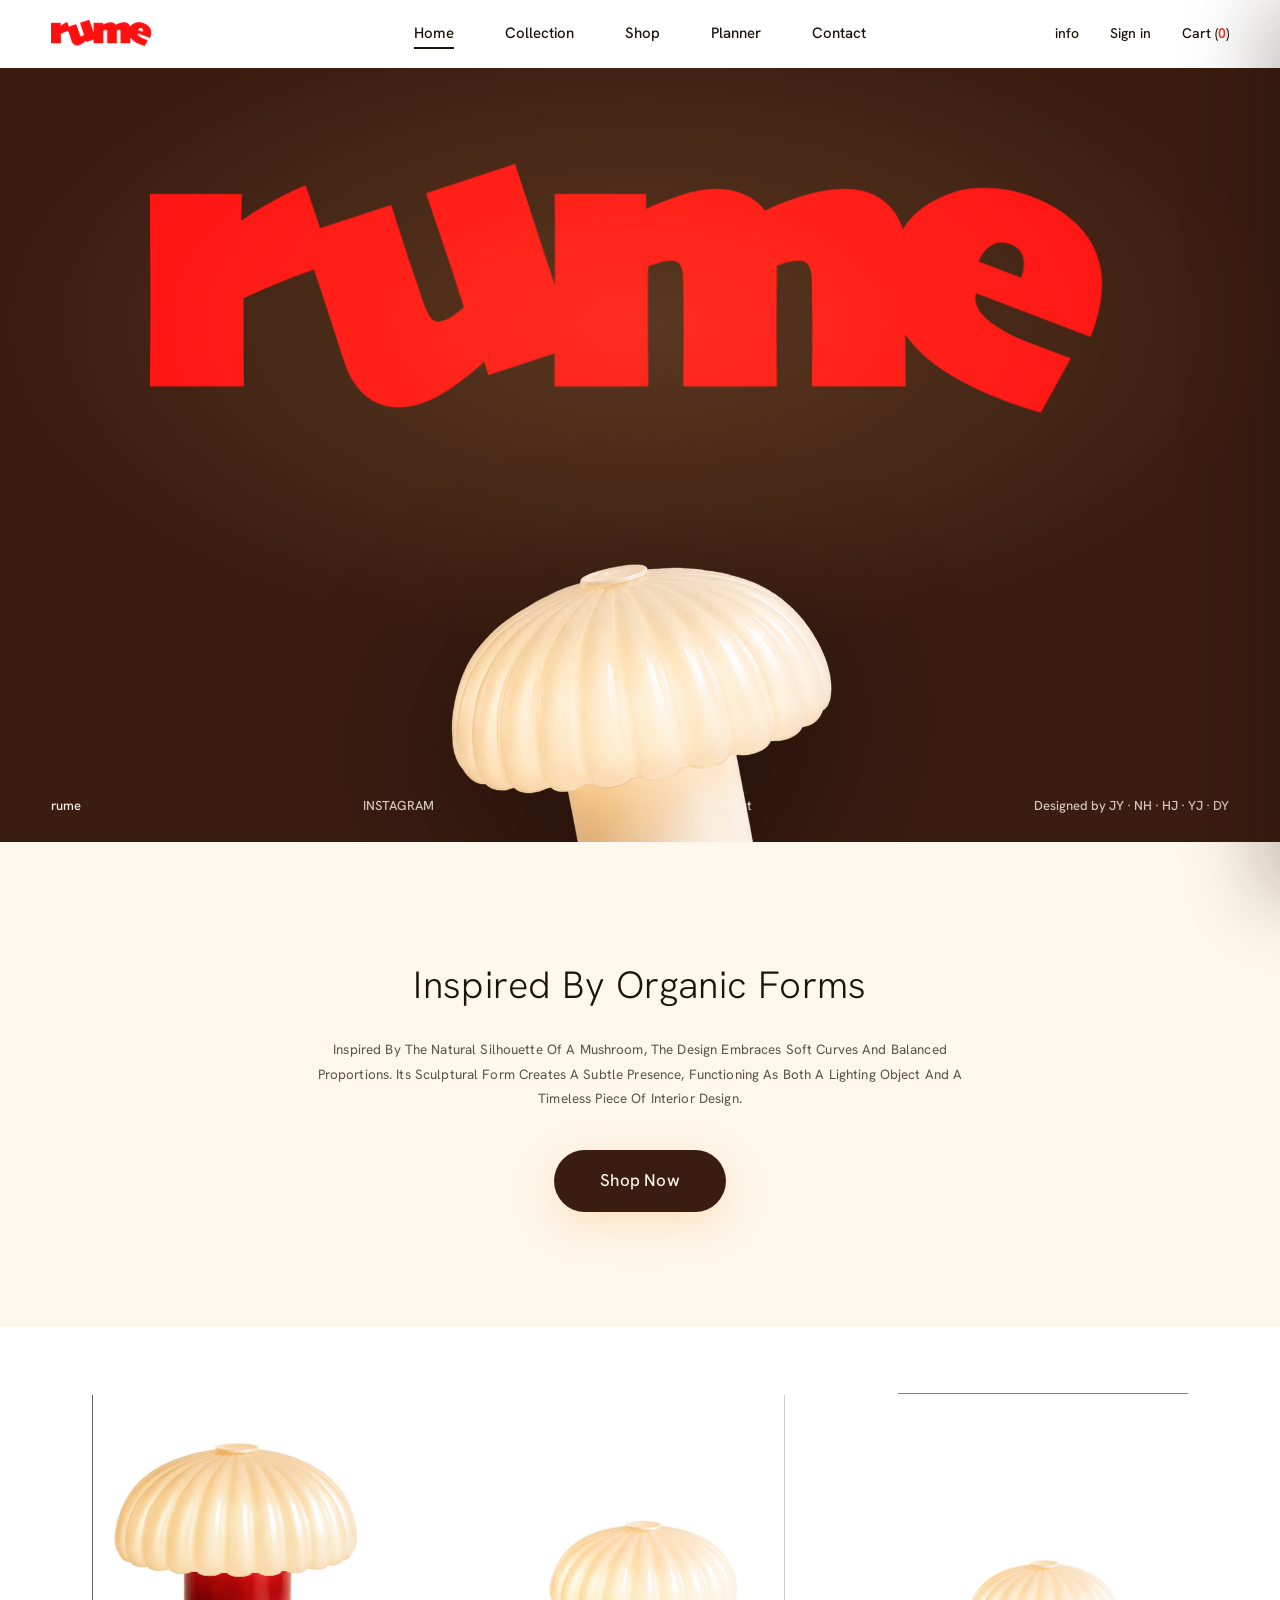
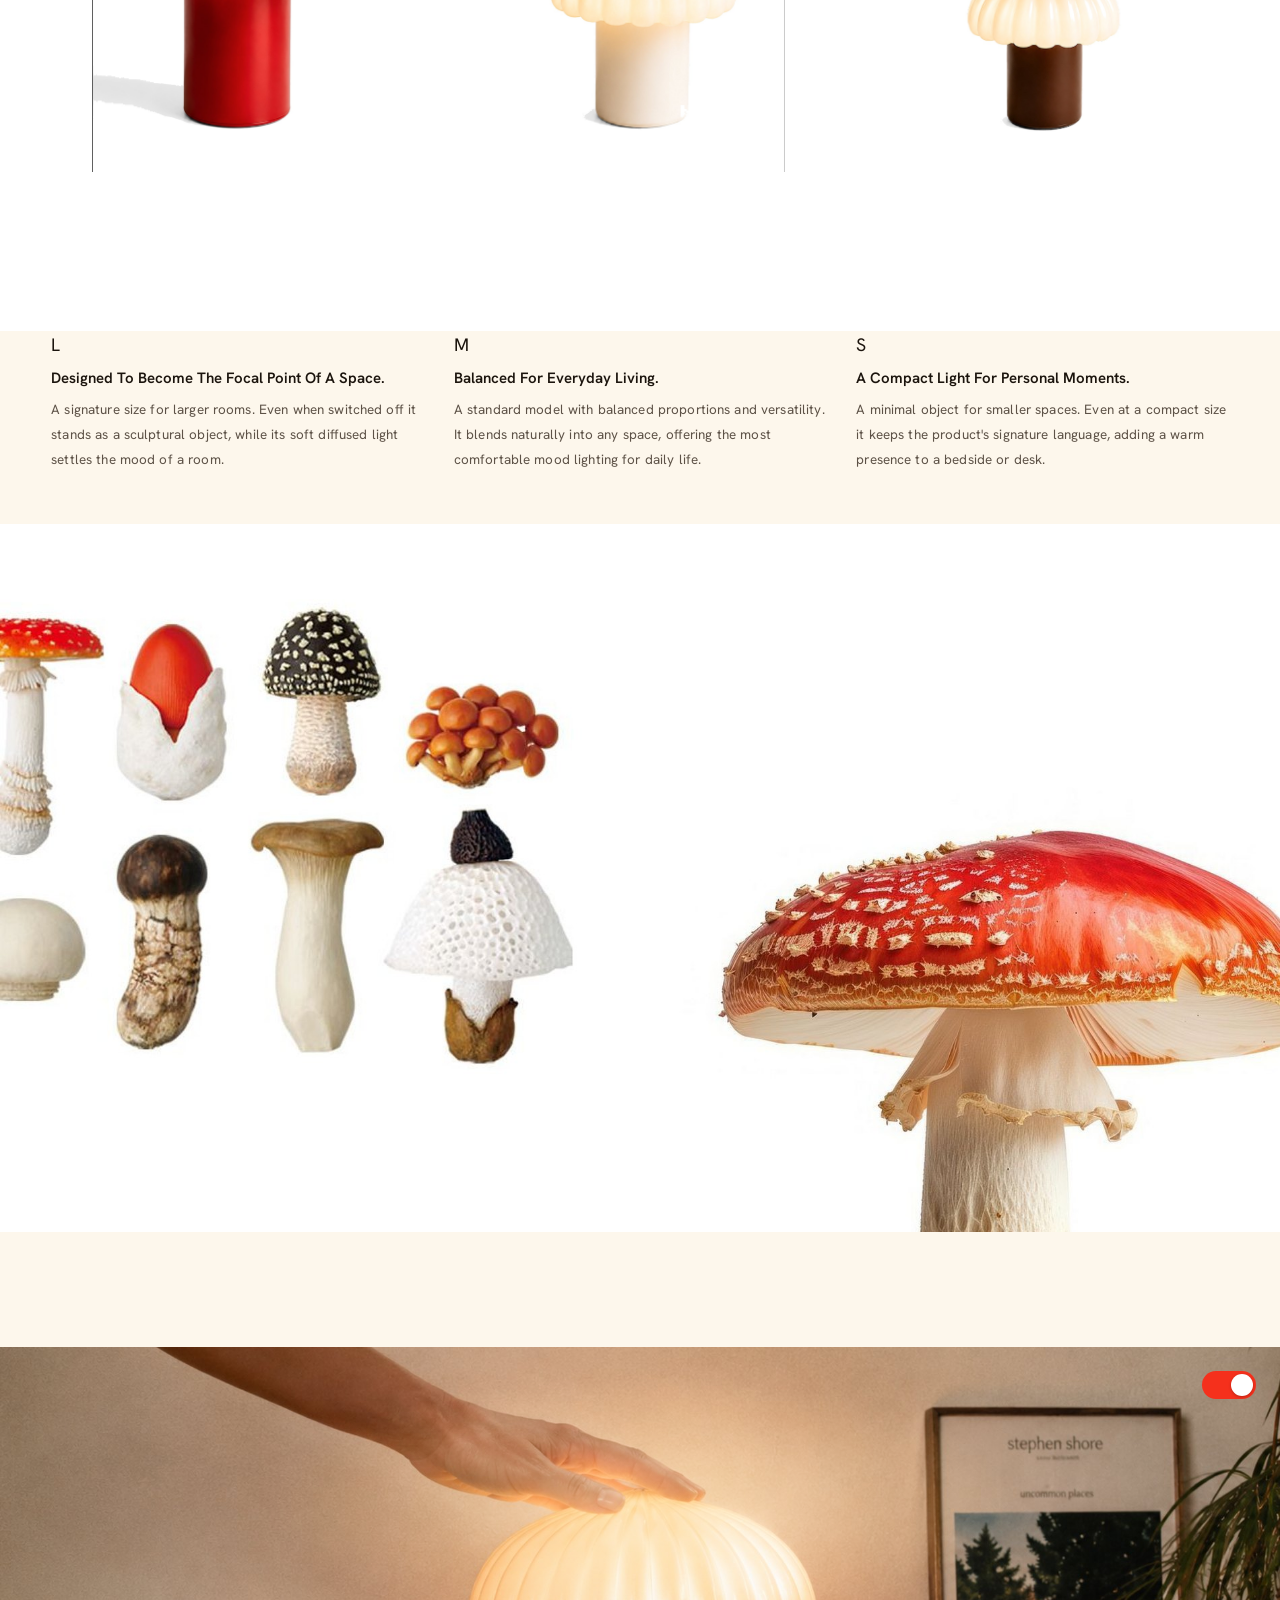
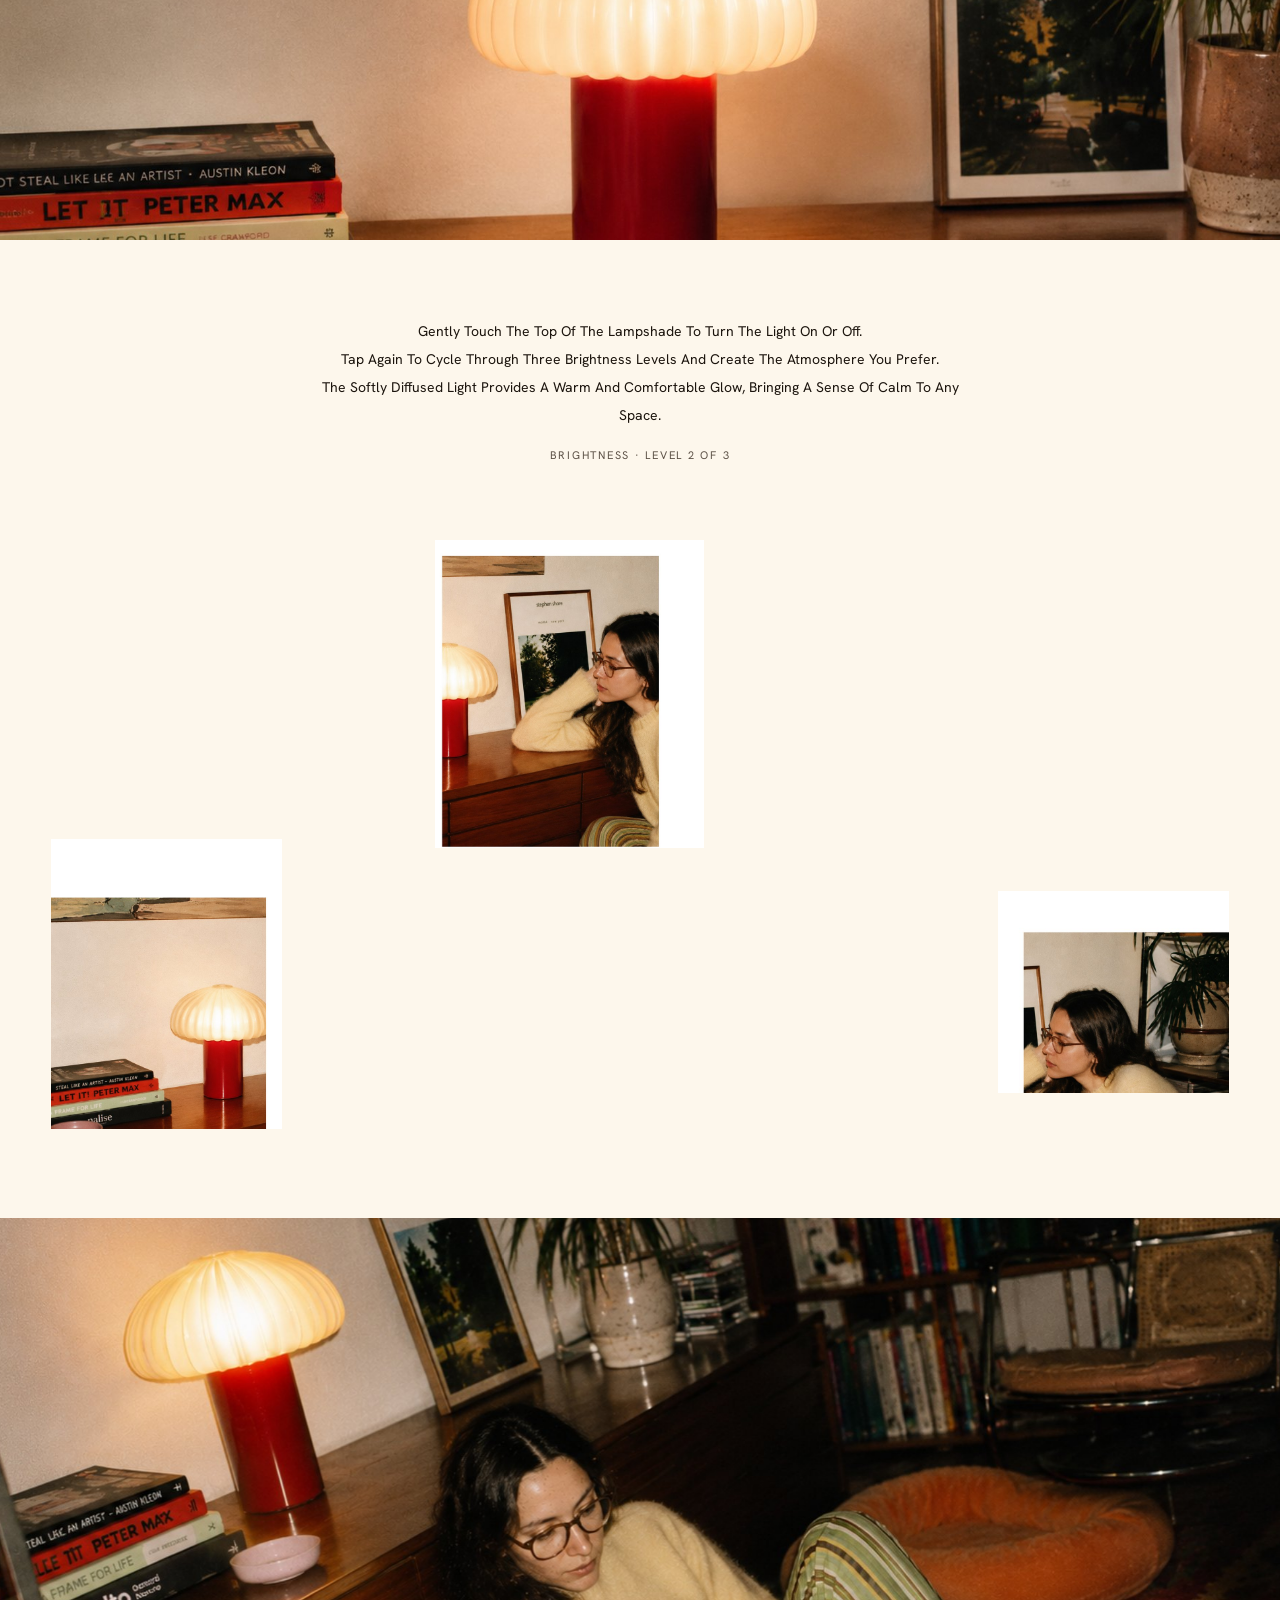
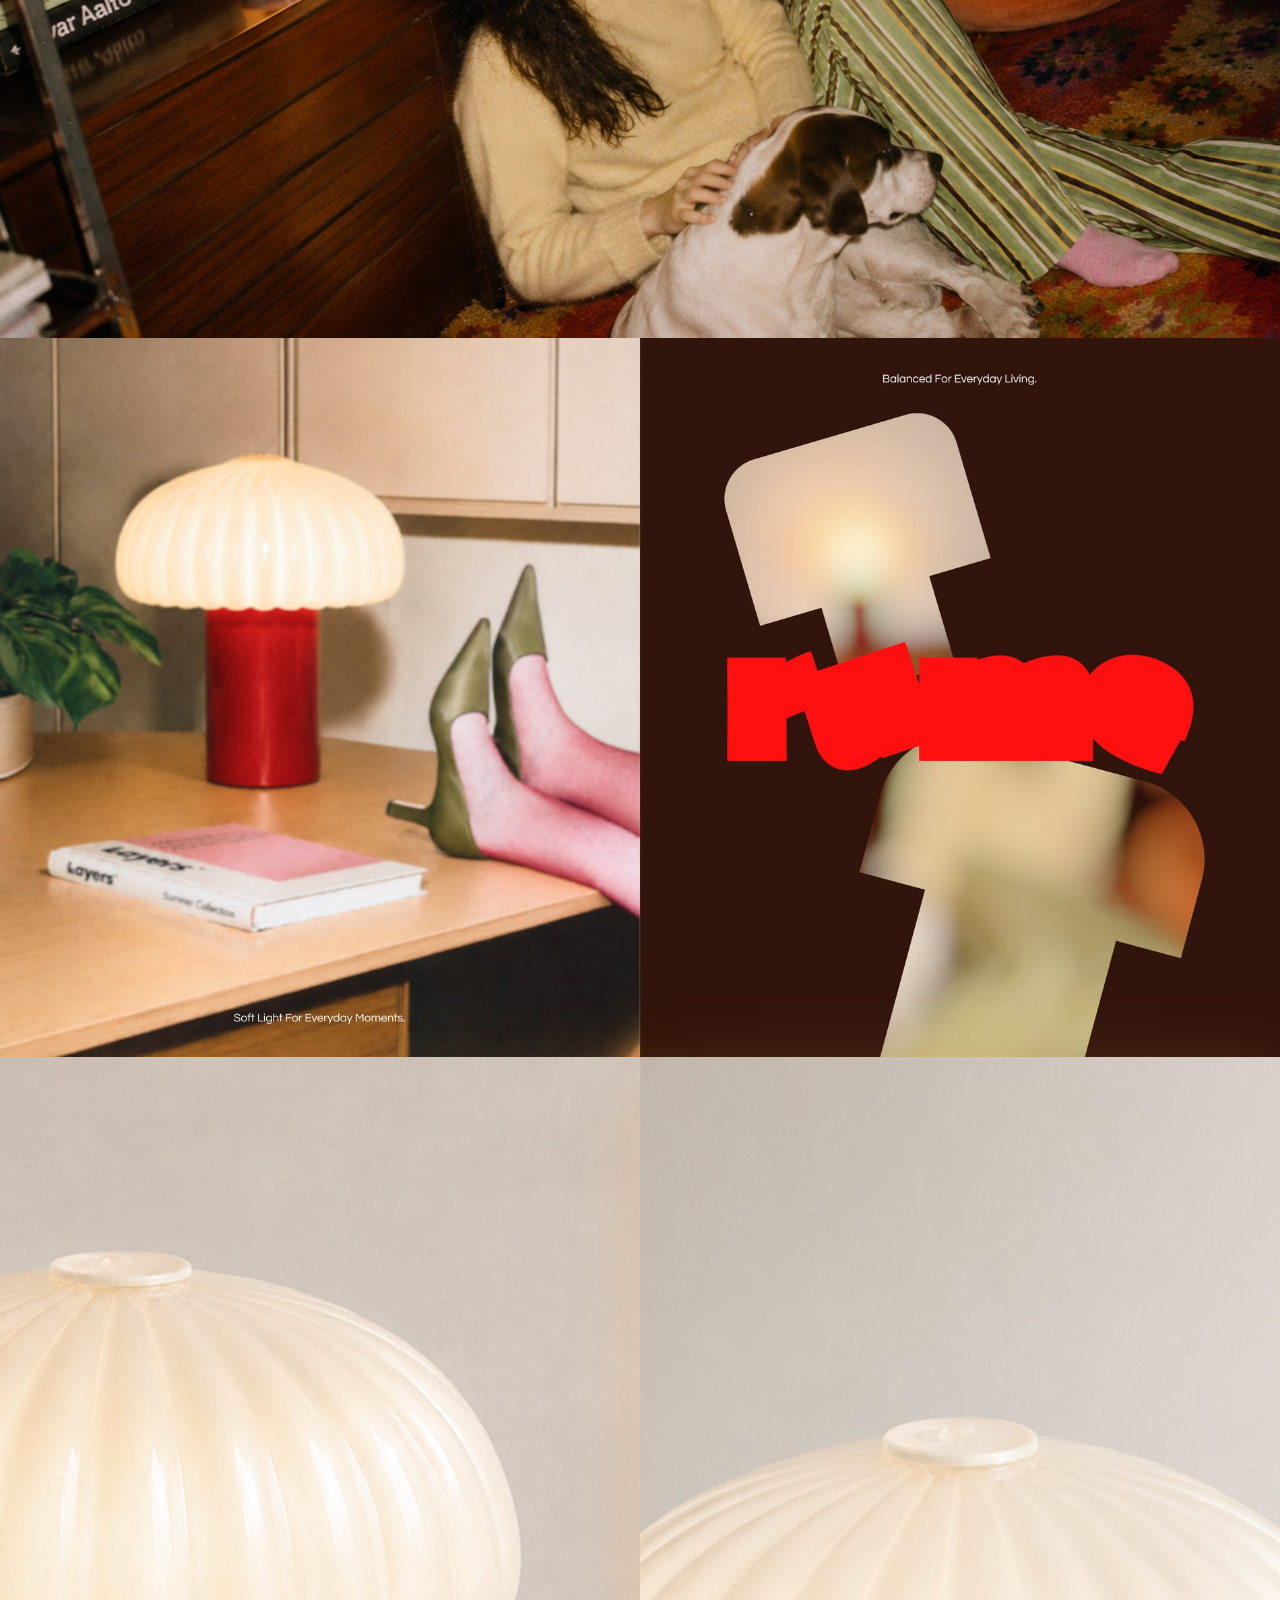
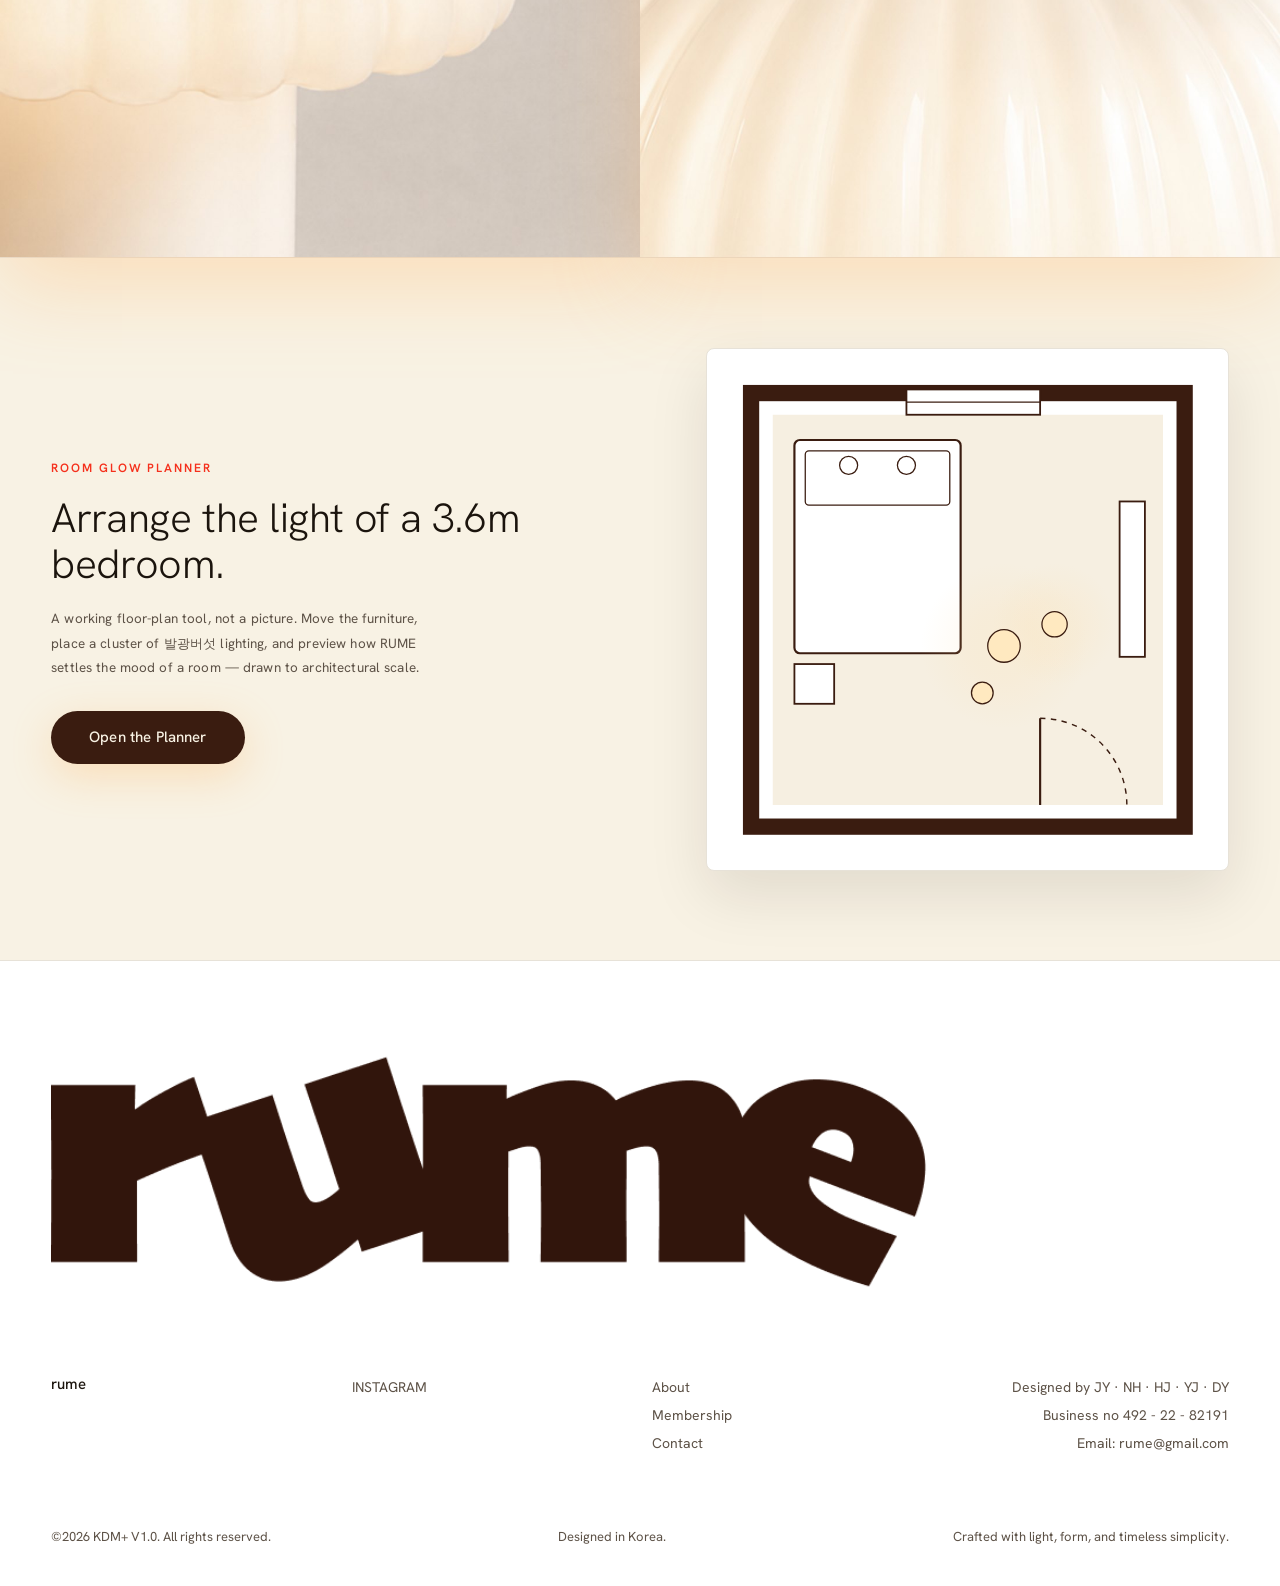
<file: index.html>
<!DOCTYPE html>
<html lang="en">
<head>
<meta charset="UTF-8" />
<meta name="viewport" content="width=device-width, initial-scale=1.0" />
<title>RUME — Soft light for everyday living</title>
<meta name="description" content="RUME — sculptural mushroom table lamps. A warm glow for everyday living." />
<link rel="preconnect" href="https://fonts.googleapis.com" />
<link rel="preconnect" href="https://fonts.gstatic.com" crossorigin />
<link rel="stylesheet" href="css/style.css" />
</head>
<body>

<!-- ===================== HEADER ===================== -->
<header class="site-header">
  <div class="header-inner">
    <a href="index.html" class="brand" aria-label="rume home"><img src="assets/logo-red.png" alt="rume" /></a>
    <nav class="nav-center">
      <a href="index.html#home" class="active">Home</a>
      <a href="index.html#collection">Collection</a>
      <a href="product.html">Shop</a>
      <a href="planner.html">Planner</a>
      <a href="#contact">Contact</a>
    </nav>
    <div class="nav-right">
      <a href="#contact">info</a>
      <a href="product.html">Sign in</a>
      <button class="cart-link" data-cart-open>Cart (<b data-cart-count>0</b>)</button>
    </div>
  </div>
</header>

<!-- ===================== HERO ===================== -->
<section class="hero" id="home">
  <img class="hero-logo" src="assets/logo-red.png" alt="rume" />
  <img class="hero-lamp" src="assets/hero-shade.png" alt="RUME mushroom lamp shade glowing" />
  <div class="hero-meta">
    <span>rume</span>
    <span class="dim">INSTAGRAM</span>
    <span class="dim">About</span>
    <span class="dim">Designed by JY · NH · HJ · YJ · DY</span>
  </div>
</section>

<!-- ===================== INTRO ===================== -->
<section class="intro">
  <h2 class="reveal">Inspired By Organic Forms</h2>
  <p class="body-sm reveal d1">Inspired By The Natural Silhouette Of A Mushroom, The Design Embraces Soft Curves And Balanced
    Proportions. Its Sculptural Form Creates A Subtle Presence, Functioning As Both A Lighting Object And A
    Timeless Piece Of Interior Design.</p>
  <a href="product.html" class="btn btn-pill reveal d2">Shop Now</a>
</section>

<!-- ===================== COLLECTION GRID ===================== -->
<section class="collection-grid" id="collection">
  <a class="pcard reveal" href="product.html" data-product="L">
    <img src="assets/shop-red.jpg" alt="Rume table lamp, red base" />
    <div class="pcard-meta"><span>Rume — L</span><span>₩ 99,000</span></div>
  </a>
  <a class="pcard reveal d1" href="product.html" data-product="M">
    <img src="assets/shop-cream.jpg" alt="Rume table lamp, cream base" />
    <div class="pcard-meta"><span>Rume — M</span><span>₩ 79,000</span></div>
  </a>
  <a class="pcard reveal d2" href="product.html" data-product="S">
    <img src="assets/shop-brown.jpg" alt="Rume table lamp, brown base" />
    <div class="pcard-meta"><span>Rume — S</span><span>₩ 59,000</span></div>
  </a>
</section>

<!-- ===================== MUSHROOM INSPIRATION ===================== -->
<section class="mush">
  <div class="mush-head">
    <div class="mush-col reveal">
      <span class="k">L</span>
      <h3>Designed To Become The Focal Point Of A Space.</h3>
      <p class="body-sm">A signature size for larger rooms. Even when switched off it stands as a sculptural object, while its soft diffused light settles the mood of a room.</p>
    </div>
    <div class="mush-col reveal d1">
      <span class="k">M</span>
      <h3>Balanced For Everyday Living.</h3>
      <p class="body-sm">A standard model with balanced proportions and versatility. It blends naturally into any space, offering the most comfortable mood lighting for daily life.</p>
    </div>
    <div class="mush-col reveal d2">
      <span class="k">S</span>
      <h3>A Compact Light For Personal Moments.</h3>
      <p class="body-sm">A minimal object for smaller spaces. Even at a compact size it keeps the product's signature language, adding a warm presence to a bedside or desk.</p>
    </div>
  </div>
  <div class="mush-img reveal"><img src="assets/mushrooms.jpg" alt="Mushroom references and a red fly agaric" /></div>
</section>

<!-- ===================== LIGHT INTERACTION ===================== -->
<section class="light-sec">
  <div class="light-stage on" id="lightStage" data-lvl="2">
    <img src="assets/hand-lamp.jpg" alt="A hand gently touching the top of the RUME lampshade" />
    <div class="glow"></div>
    <button class="toggle on-dark light-toggle-float" aria-pressed="true"
      data-light-toggle aria-label="Toggle light"><span class="knob"></span></button>
  </div>

  <div class="touch-copy reveal">
    <p>Gently Touch The Top Of The Lampshade To Turn The Light On Or Off.<br>
       Tap Again To Cycle Through Three Brightness Levels And Create The Atmosphere You Prefer.<br>
       The Softly Diffused Light Provides A Warm And Comfortable Glow, Bringing A Sense Of Calm To Any Space.</p>
    <div class="light-level" data-light-level>Brightness · level 2 of 3</div>
  </div>

  <div class="collage">
    <figure class="c-left reveal"><img src="assets/life-desk.jpg" alt="Lamp on a wooden desk with books" /></figure>
    <figure class="c-center reveal d1"><img src="assets/life-frame.jpg" alt="A person beside the lamp and a framed print" /></figure>
    <figure class="c-right reveal d2"><img src="assets/life-plant.jpg" alt="A person beside a plant in warm light" /></figure>
  </div>
</section>

<!-- ===================== FULL-WIDTH LIFESTYLE ===================== -->
<section class="bleed bleed-parallax">
  <img class="parallax" data-px="34" src="assets/woman-dog.jpg" alt="Evening at home — RUME lamp glowing beside a dog" />
</section>

<!-- ===================== SPLIT SECTION ===================== -->
<section class="split-sec bleed">
  <img src="assets/split-moments.jpg" alt="Soft light for everyday moments — balanced for everyday living" />
</section>

<!-- ===================== DETAIL CLOSE-UPS ===================== -->
<section class="detail-pair cream">
  <img class="reveal" src="assets/detail-cream-1.jpg" alt="Close-up of the ribbed shade and base" />
  <img class="reveal d1" src="assets/detail-cream-2.jpg" alt="Close-up of the lamp dome and finial" />
</section>

<!-- ===================== PLANNER TEASER ===================== -->
<section class="teaser" id="planner-teaser">
  <div class="teaser-inner">
    <div class="teaser-copy reveal">
      <span class="eyebrow">Room Glow Planner</span>
      <h3>Arrange the light of a 3.6m bedroom.</h3>
      <p class="body-sm">A working floor-plan tool, not a picture. Move the furniture, place a cluster of
        발광버섯 lighting, and preview how RUME settles the mood of a room — drawn to architectural scale.</p>
      <a href="planner.html" class="btn btn-pill">Open the Planner</a>
    </div>
    <a class="teaser-board reveal d1" href="planner.html" aria-label="Open the floor planner">
      <svg viewBox="0 0 260 260" role="img" aria-label="Mini bedroom plan preview">
        <rect x="10" y="10" width="240" height="240" fill="none" stroke="#3a1c10" stroke-width="9"/>
        <rect x="22" y="22" width="216" height="216" fill="#f6efe1"/>
        <rect x="96" y="8" width="74" height="14" fill="#fff" stroke="#3a1c10" stroke-width="1"/>
        <line x1="96" y1="15" x2="170" y2="15" stroke="#3a1c10" stroke-width=".8"/>
        <rect x="34" y="36" width="92" height="118" fill="#fff" stroke="#3a1c10" stroke-width="1.2" rx="3"/>
        <rect x="40" y="42" width="80" height="30" fill="none" stroke="#3a1c10" stroke-width=".7" rx="2"/>
        <circle cx="64" cy="50" r="5" fill="none" stroke="#3a1c10" stroke-width=".7"/>
        <circle cx="96" cy="50" r="5" fill="none" stroke="#3a1c10" stroke-width=".7"/>
        <rect x="34" y="160" width="22" height="22" fill="#fff" stroke="#3a1c10" stroke-width="1"/>
        <rect x="214" y="70" width="14" height="86" fill="#fff" stroke="#3a1c10" stroke-width="1"/>
        <line x1="170" y1="238" x2="170" y2="190" stroke="#3a1c10" stroke-width="1.2"/>
        <path d="M170 190 A48 48 0 0 1 218 238" fill="none" stroke="#3a1c10" stroke-width=".8" stroke-dasharray="3,3"/>
        <g>
          <circle class="tp-glow" cx="150" cy="150" r="46" fill="url(#teaserGlow)"/>
          <circle class="tp-glow" cx="178" cy="138" r="34" fill="url(#teaserGlow)"/>
          <circle class="tp-core" cx="150" cy="150" r="9" fill="#FFE9C0" stroke="#3a1c10" stroke-width=".7"/>
          <circle class="tp-core" cx="178" cy="138" r="7" fill="#FFE9C0" stroke="#3a1c10" stroke-width=".7"/>
          <circle class="tp-core" cx="138" cy="176" r="6" fill="#FFE9C0" stroke="#3a1c10" stroke-width=".7"/>
        </g>
        <defs>
          <radialGradient id="teaserGlow" cx="50%" cy="50%" r="50%">
            <stop offset="0%" stop-color="#FFE9C0" stop-opacity=".95"/>
            <stop offset="45%" stop-color="#FFD89A" stop-opacity=".45"/>
            <stop offset="100%" stop-color="#FFD89A" stop-opacity="0"/>
          </radialGradient>
        </defs>
      </svg>
    </a>
  </div>
</section>

<!-- ===================== FOOTER / CONTACT ===================== -->
<footer class="site-footer" id="contact">
  <div class="footer-mark"><img src="assets/logo-brown.png" alt="rume" /></div>
  <div class="footer-grid">
    <div class="col"><h4>rume</h4></div>
    <div class="col"><a href="#">INSTAGRAM</a></div>
    <div class="col">
      <a href="#">About</a>
      <a href="#">Membership</a>
      <a href="#contact">Contact</a>
    </div>
    <div class="col right">
      <p>Designed by JY · NH · HJ · YJ · DY</p>
      <p>Business no 492 - 22 - 82191</p>
      <p>Email: rume@gmail.com</p>
    </div>
  </div>
  <div class="footer-base">
    <span>©2026 KDM+ V1.0. All rights reserved.</span>
    <span>Designed in Korea.</span>
    <span>Crafted with light, form, and timeless simplicity.</span>
  </div>
</footer>

<script src="js/main.js"></script>
</body>
</html>
</file>
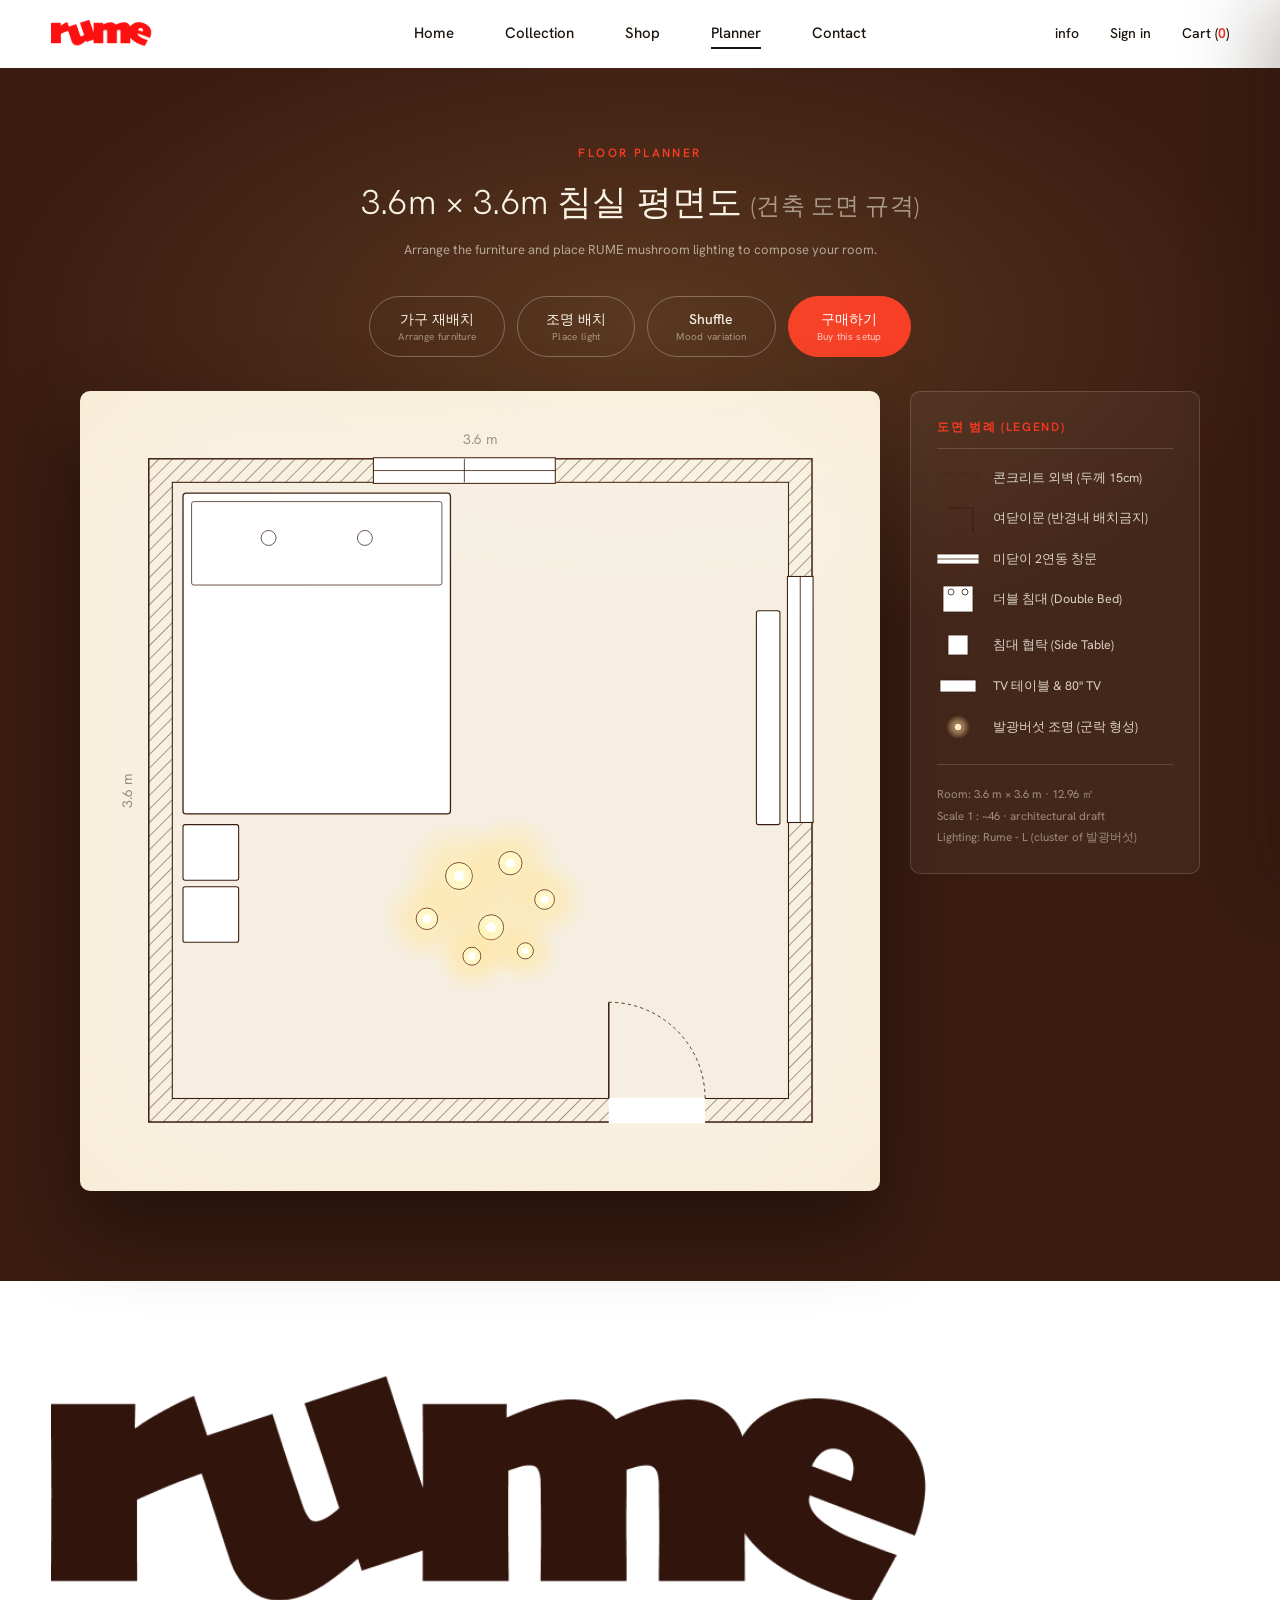
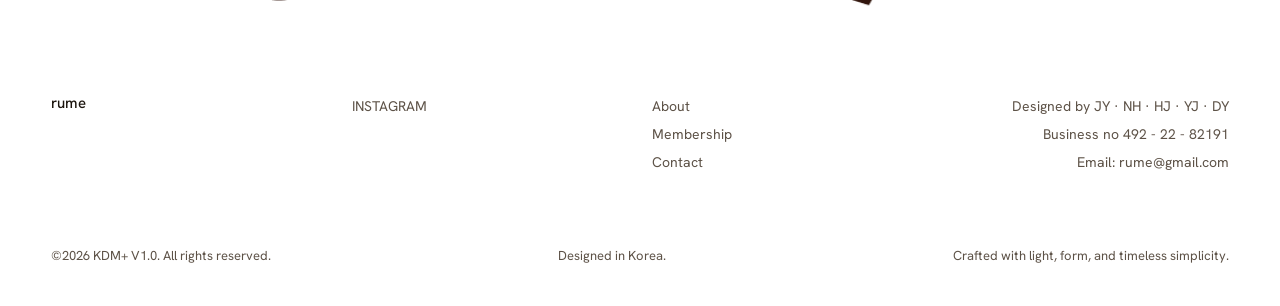
<file: planner.html>
<!DOCTYPE html>
<html lang="ko">
<head>
<meta charset="UTF-8" />
<meta name="viewport" content="width=device-width, initial-scale=1.0" />
<title>RUME — Floor Planner</title>
<meta name="description" content="RUME bedroom floor planner — arrange furniture and place mushroom lighting in a 3.6m × 3.6m room." />
<link rel="preconnect" href="https://fonts.googleapis.com" />
<link rel="preconnect" href="https://fonts.gstatic.com" crossorigin />
<link rel="stylesheet" href="css/style.css" />
</head>
<body>

<!-- ===================== HEADER ===================== -->
<header class="site-header">
  <div class="header-inner">
    <a href="index.html" class="brand" aria-label="rume home"><img src="assets/logo-red.png" alt="rume" /></a>
    <nav class="nav-center">
      <a href="index.html#home">Home</a>
      <a href="index.html#collection">Collection</a>
      <a href="product.html">Shop</a>
      <a href="planner.html" class="active">Planner</a>
      <a href="#contact">Contact</a>
    </nav>
    <div class="nav-right">
      <a href="#contact">info</a>
      <a href="product.html">Sign in</a>
      <button class="cart-link" data-cart-open>Cart (<b data-cart-count>0</b>)</button>
    </div>
  </div>
</header>

<!-- ===================== PLANNER ===================== -->
<main class="planner">
  <div class="planner-head reveal">
    <div class="pe">Floor Planner</div>
    <h1>3.6m × 3.6m 침실 평면도 <span class="dim">(건축 도면 규격)</span></h1>
    <div class="sub">Arrange the furniture and place RUME mushroom lighting to compose your room.</div>
  </div>

  <div class="planner-tools reveal d1">
    <button class="tool" id="btn-furniture">가구 재배치<small>Arrange furniture</small></button>
    <button class="tool" id="btn-light">조명 배치<small>Place light</small></button>
    <button class="tool" id="btn-shuffle">Shuffle<small>Mood variation</small></button>
    <button class="tool buy" id="btn-buy">구매하기<small>Buy this setup</small></button>
  </div>

  <div class="planner-stage reveal d2">
    <div class="board">
      <svg id="floorplan" viewBox="0 0 700 700" role="img" aria-label="3.6 by 3.6 metre bedroom floor plan">
        <defs>
          <pattern id="wall-hatch" width="9" height="9" patternTransform="rotate(45 0 0)" patternUnits="userSpaceOnUse">
            <line x1="0" y1="0" x2="0" y2="9" stroke="#3a1c10" stroke-width=".8" />
          </pattern>
          <radialGradient id="lightZone" cx="50%" cy="50%" r="50%">
            <stop offset="0%" stop-color="#FFE9C0" stop-opacity=".95" />
            <stop offset="42%" stop-color="#FFD89A" stop-opacity=".48" />
            <stop offset="100%" stop-color="#FFD89A" stop-opacity="0" />
          </radialGradient>
        </defs>
        <g id="structure-layer"></g>
        <g id="furniture-layer"></g>
        <g id="light-layer"></g>
      </svg>
    </div>

    <aside class="legend">
      <h2>도면 범례 (Legend)</h2>
      <div class="legend-item">
        <span class="legend-icon"><svg width="42" height="12"><rect width="42" height="12" fill="url(#wall-hatch)" stroke="#3a1c10" stroke-width=".8"/></svg></span>
        콘크리트 외벽 (두께 15cm)
      </div>
      <div class="legend-item">
        <span class="legend-icon"><svg width="42" height="30"><line x1="36" y1="4" x2="36" y2="28" stroke="#3a1c10" stroke-width="1.4"/><line x1="36" y1="4" x2="12" y2="4" stroke="#3a1c10" stroke-width="1.4"/><path d="M36 28 A24 24 0 0 0 12 4" fill="none" stroke="#3a1c10" stroke-width=".8" stroke-dasharray="2,2"/></svg></span>
        여닫이문 (반경내 배치금지)
      </div>
      <div class="legend-item">
        <span class="legend-icon"><svg width="42" height="14"><rect x="0" y="2" width="42" height="10" fill="#fff" stroke="#3a1c10" stroke-width=".8"/><line x1="0" y1="7" x2="42" y2="7" stroke="#3a1c10" stroke-width=".8"/></svg></span>
        미닫이 2연동 창문
      </div>
      <div class="legend-item">
        <span class="legend-icon"><svg width="42" height="30"><rect x="6" y="2" width="30" height="26" fill="#fff" stroke="#3a1c10" stroke-width=".8"/><circle cx="14" cy="8" r="3" fill="none" stroke="#3a1c10" stroke-width=".8"/><circle cx="28" cy="8" r="3" fill="none" stroke="#3a1c10" stroke-width=".8"/></svg></span>
        더블 침대 (Double Bed)
      </div>
      <div class="legend-item">
        <span class="legend-icon"><svg width="30" height="30"><rect x="5" y="5" width="20" height="20" fill="#fff" stroke="#3a1c10" stroke-width=".8"/></svg></span>
        침대 협탁 (Side Table)
      </div>
      <div class="legend-item">
        <span class="legend-icon"><svg width="42" height="20"><rect x="3" y="4" width="36" height="12" fill="#fff" stroke="#3a1c10" stroke-width=".8"/></svg></span>
        TV 테이블 &amp; 80" TV
      </div>
      <div class="legend-item">
        <span class="legend-icon"><svg width="30" height="30"><circle cx="15" cy="15" r="12" fill="url(#lightZone)"/><circle cx="15" cy="15" r="4" fill="#FFE9C0" stroke="#3a1c10" stroke-width=".6"/></svg></span>
        발광버섯 조명 (군락 형성)
      </div>
      <div class="dimrow">
        Room: 3.6 m × 3.6 m · 12.96 ㎡<br>
        Scale 1 : ~46 · architectural draft<br>
        Lighting: Rume - L (cluster of 발광버섯)
      </div>
    </aside>
  </div>
</main>

<!-- ===================== FOOTER / CONTACT ===================== -->
<footer class="site-footer" id="contact">
  <div class="footer-mark"><img src="assets/logo-brown.png" alt="rume" /></div>
  <div class="footer-grid">
    <div class="col"><h4>rume</h4></div>
    <div class="col"><a href="#">INSTAGRAM</a></div>
    <div class="col">
      <a href="#">About</a>
      <a href="#">Membership</a>
      <a href="#contact">Contact</a>
    </div>
    <div class="col right">
      <p>Designed by JY · NH · HJ · YJ · DY</p>
      <p>Business no 492 - 22 - 82191</p>
      <p>Email: rume@gmail.com</p>
    </div>
  </div>
  <div class="footer-base">
    <span>©2026 KDM+ V1.0. All rights reserved.</span>
    <span>Designed in Korea.</span>
    <span>Crafted with light, form, and timeless simplicity.</span>
  </div>
</footer>

<script src="js/main.js"></script>
<script src="js/planner.js"></script>
</body>
</html>
</file>
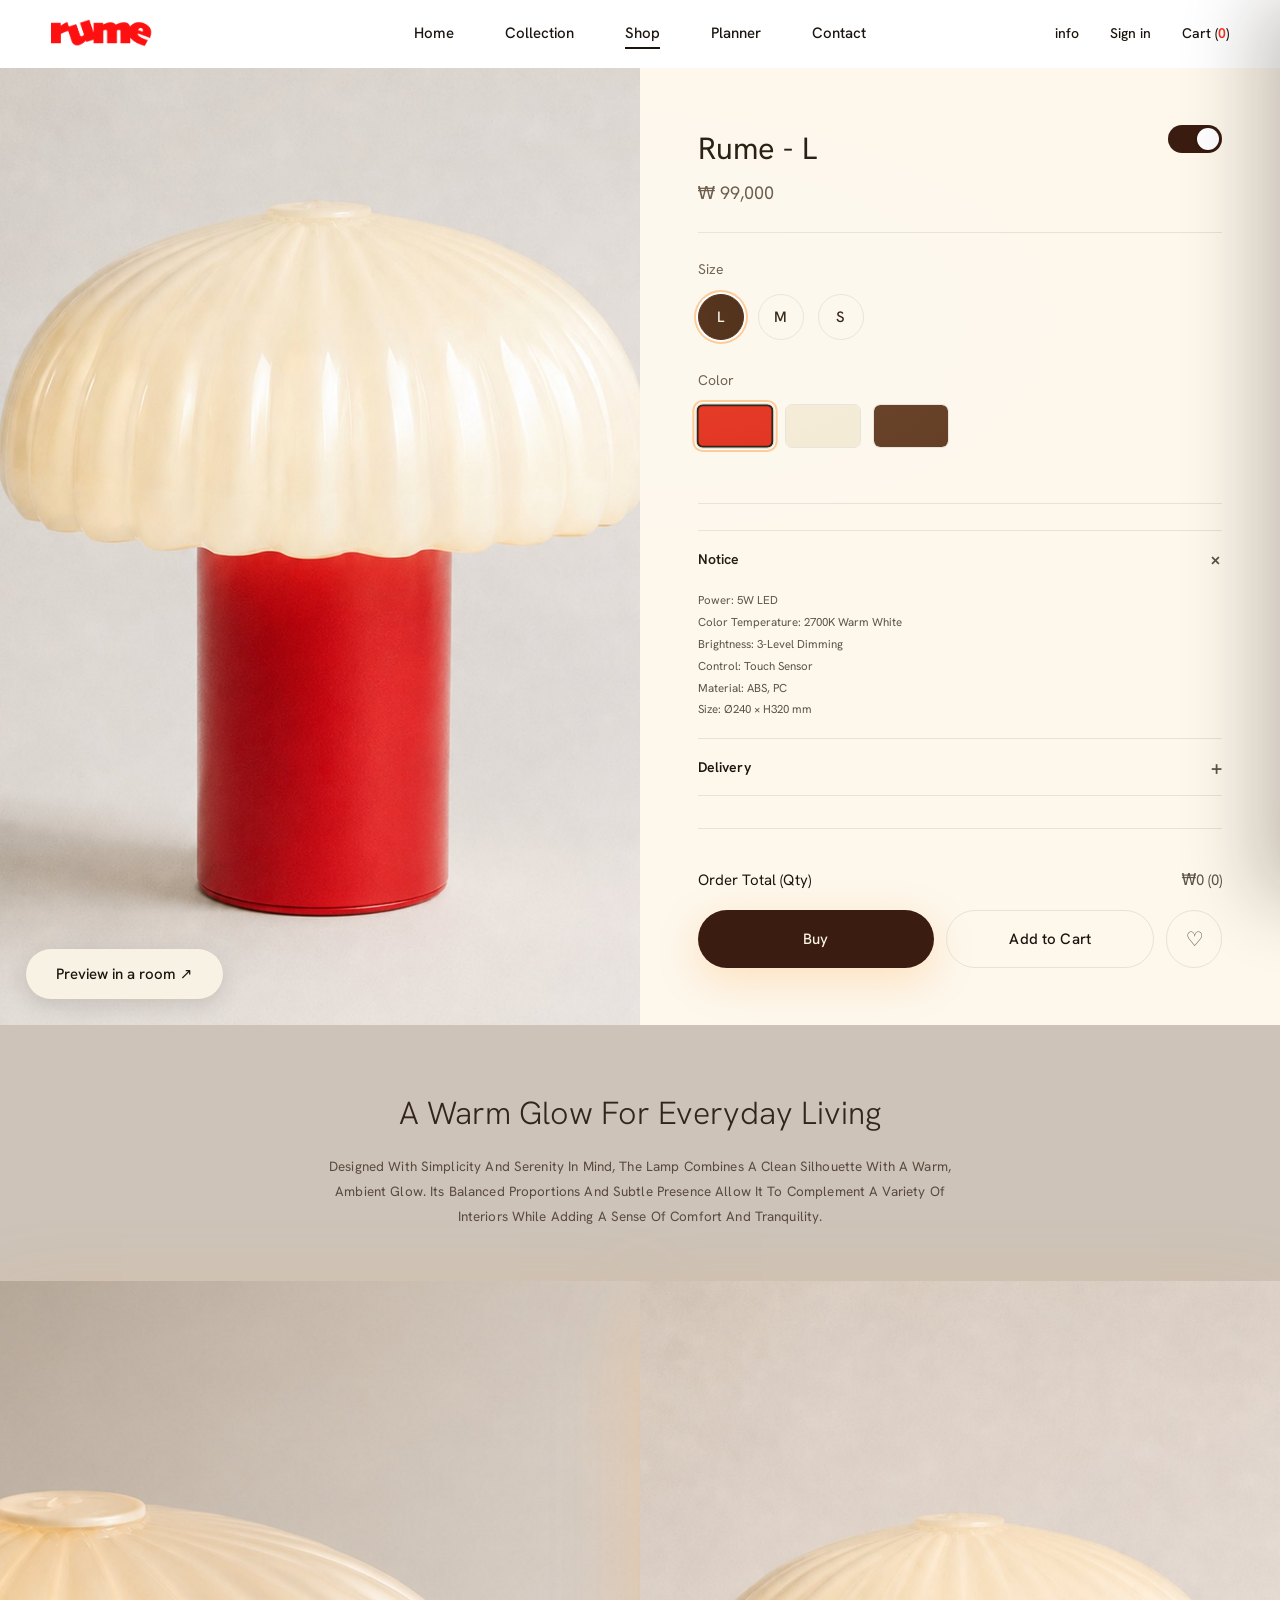
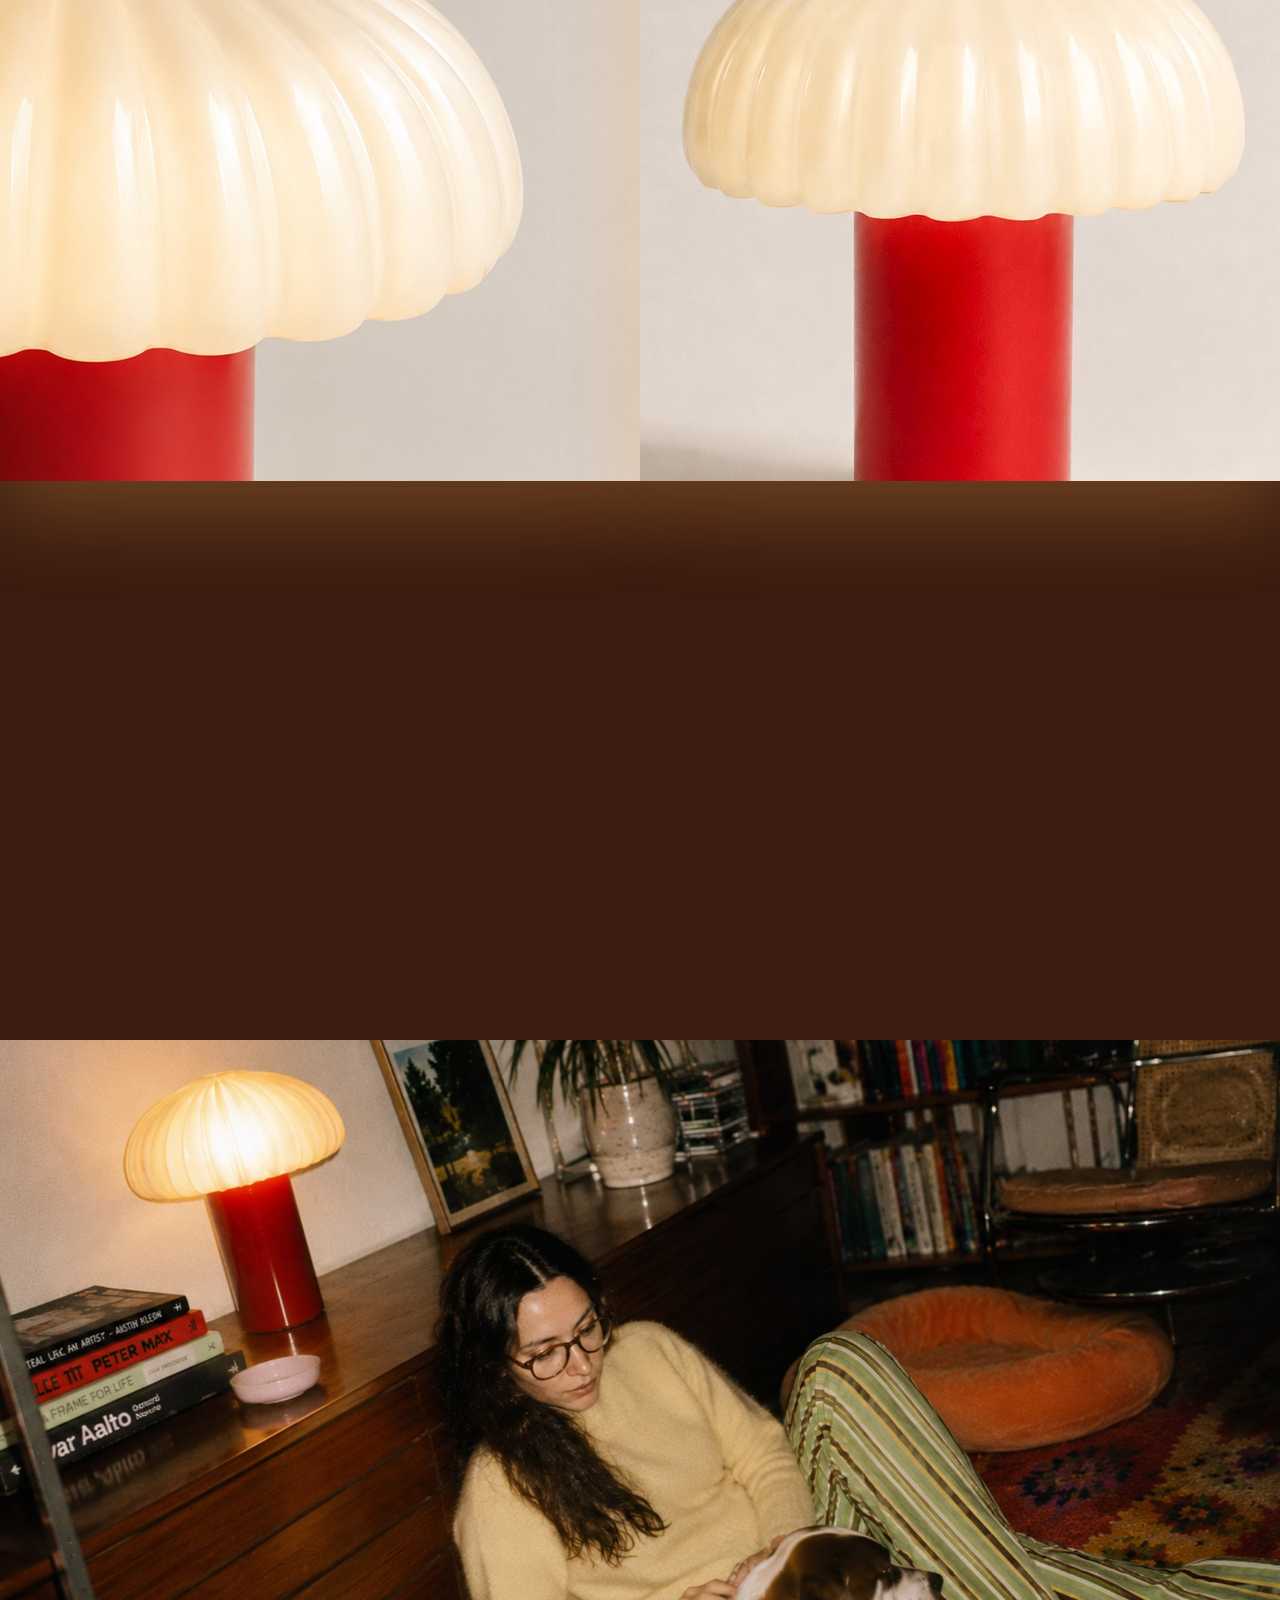
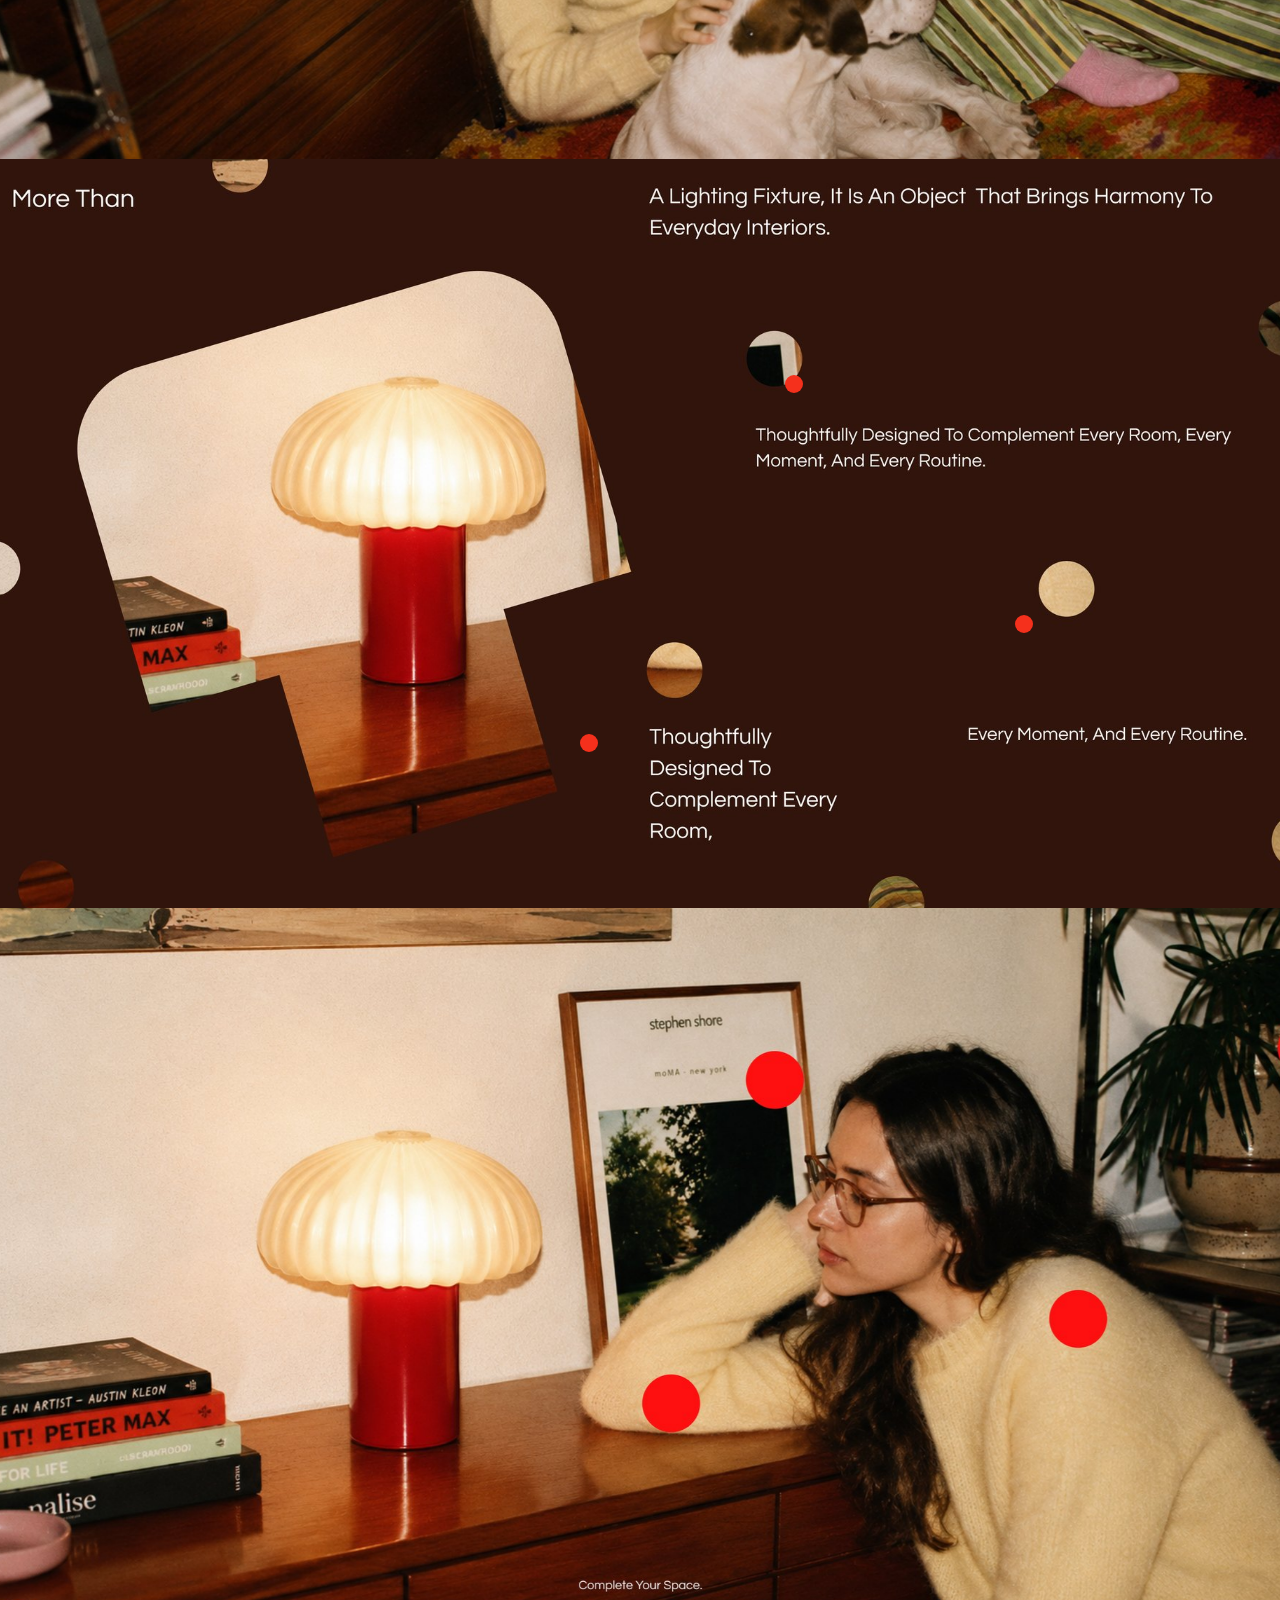
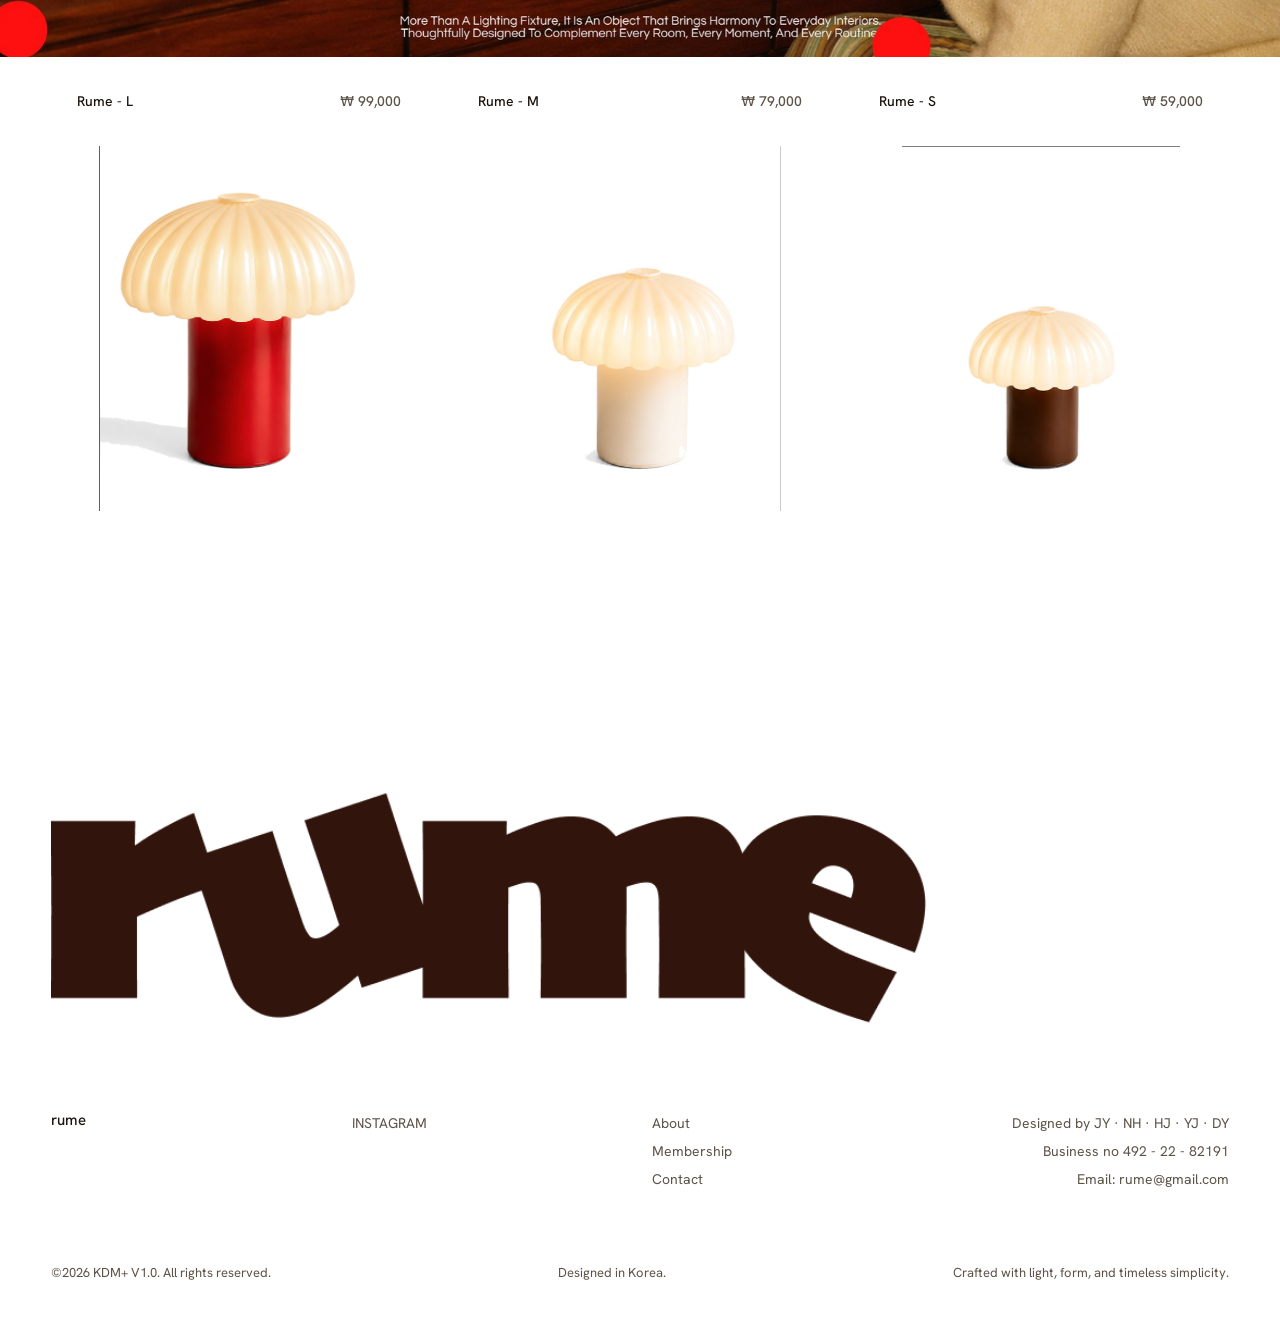
<file: product.html>
<!DOCTYPE html>
<html lang="en">
<head>
<meta charset="UTF-8" />
<meta name="viewport" content="width=device-width, initial-scale=1.0" />
<title>Rume - L — RUME</title>
<meta name="description" content="Rume - L table lamp. A warm glow for everyday living." />
<link rel="preconnect" href="https://fonts.googleapis.com" />
<link rel="preconnect" href="https://fonts.gstatic.com" crossorigin />
<link rel="stylesheet" href="css/style.css" />
</head>
<body>

<!-- ===================== HEADER ===================== -->
<header class="site-header">
  <div class="header-inner">
    <a href="index.html" class="brand" aria-label="rume home"><img src="assets/logo-red.png" alt="rume" /></a>
    <nav class="nav-center">
      <a href="index.html#home">Home</a>
      <a href="index.html#collection">Collection</a>
      <a href="product.html" class="active">Shop</a>
      <a href="planner.html">Planner</a>
      <a href="#contact">Contact</a>
    </nav>
    <div class="nav-right">
      <a href="#contact">info</a>
      <a href="#">Sign in</a>
      <button class="cart-link" data-cart-open>Cart (<b data-cart-count>0</b>)</button>
    </div>
  </div>
</header>

<!-- ===================== PDP HERO ===================== -->
<section class="pdp">
  <div class="pdp-media">
    <img data-pdp-img src="assets/lamp-red-square.jpg" alt="Rume - L lamp, red base" />
    <a class="pdp-preview" href="planner.html" aria-label="Preview this lamp in a room layout">Preview in a room ↗</a>
  </div>

  <div class="pdp-info">
    <div class="pdp-top">
      <div>
        <h1 class="pdp-title" data-title>Rume - L</h1>
        <div class="pdp-price" data-price>₩ 99,000</div>
      </div>
      <button class="toggle" aria-pressed="true" data-light-toggle aria-label="Toggle light"><span class="knob"></span></button>
    </div>

    <div class="pdp-divider"></div>

    <div class="opt-label">Size</div>
    <div class="sizes">
      <button class="size active" data-size="L">L</button>
      <button class="size" data-size="M">M</button>
      <button class="size" data-size="S">S</button>
    </div>

    <div class="opt-label">Color</div>
    <div class="swatches">
      <button class="swatch active" data-color="red" aria-label="Red"></button>
      <button class="swatch" data-color="cream" aria-label="Cream"></button>
      <button class="swatch" data-color="brown" aria-label="Brown"></button>
    </div>

    <div class="pdp-divider"></div>

    <div class="specs">
      <div class="acc">
        <button class="acc-head" aria-expanded="true" aria-controls="acc-notice">Notice <span class="pm">+</span></button>
        <div class="acc-body" id="acc-notice"><div class="inner">
          Power: 5W LED<br>
          Color Temperature: 2700K Warm White<br>
          Brightness: 3-Level Dimming<br>
          Control: Touch Sensor<br>
          Material: ABS, PC<br>
          Size: Ø240 × H320 mm
        </div></div>
      </div>
      <div class="acc">
        <button class="acc-head" aria-expanded="false" aria-controls="acc-delivery">Delivery <span class="pm">+</span></button>
        <div class="acc-body" id="acc-delivery"><div class="inner">
          Ships within 2–4 business days.<br>
          Free delivery over ₩ 50,000.<br>
          Carefully packed to protect the shade.<br>
          Returns accepted within 14 days.<br>
          1-year limited warranty.
        </div></div>
      </div>
    </div>

    <div class="pdp-divider"></div>

    <div class="order-row">
      <span>Order Total (Qty)</span>
      <span class="total" data-order-total>₩0 (0)</span>
    </div>

    <div class="buy-row">
      <button class="btn btn-solid" data-buy>Buy</button>
      <button class="btn btn-outline" data-add-cart>Add to Cart</button>
      <button class="heart" data-heart aria-label="Save to wishlist">♡</button>
    </div>
  </div>
</section>

<!-- ===================== WARM GLOW DETAIL ===================== -->
<section class="glow-detail">
  <div class="gd-copy reveal">
    <h2>A Warm Glow For Everyday Living</h2>
    <p class="body-sm">Designed With Simplicity And Serenity In Mind, The Lamp Combines A Clean Silhouette With A Warm,
      Ambient Glow. Its Balanced Proportions And Subtle Presence Allow It To Complement A Variety Of
      Interiors While Adding A Sense Of Comfort And Tranquility.</p>
  </div>
  <div class="gd-pair">
    <img class="reveal" src="assets/detail-red-1.jpg" alt="Close-up of the glowing shade" />
    <img class="reveal d1" src="assets/detail-red-2.jpg" alt="The full lamp glowing warmly" />
  </div>
</section>

<!-- ===================== BRAND LOGO SECTION ===================== -->
<section class="brand-sec">
  <div class="brand-mark reveal"><img src="assets/logo-ivory.png" alt="rume" /></div>
  <p class="reveal d1">Inspired By The Natural Silhouette Of A Mushroom, The Design Embraces Soft Curves And Balanced
    Proportions. Its Sculptural Form Creates A Subtle Presence, Functioning As Both A Lighting Object And A
    Timeless Piece Of Interior Design.</p>
</section>

<!-- ===================== LIFESTYLE ===================== -->
<section class="bleed bleed-parallax">
  <img class="parallax" data-px="32" src="assets/woman-dog.jpg" alt="A warm evening at home with the RUME lamp" />
</section>

<!-- ===================== EDITORIAL DOTS ===================== -->
<section class="frame-bleed" id="editorial">
  <img src="assets/editorial.jpg" alt="More than a lighting fixture — an object that brings harmony to everyday interiors" />
  <span class="live-dot" style="left:62%;top:30%"></span>
  <span class="live-dot" style="left:80%;top:62%"></span>
  <span class="live-dot" style="left:46%;top:78%"></span>
</section>

<!-- ===================== CAMPAIGN MARKERS ===================== -->
<section class="frame-bleed" id="campaign">
  <img class="parallax" data-px="20" src="assets/campaign.jpg" alt="Complete your space — RUME in a lived-in interior" />
</section>

<!-- ===================== RECOMMENDATIONS ===================== -->
<section class="recs">
  <a class="rec reveal" href="product.html" data-product="L">
    <div class="rec-meta"><span>Rume - L</span><span class="price">₩ 99,000</span></div>
    <img src="assets/shop-red.jpg" alt="Rume - L red" />
  </a>
  <a class="rec reveal d1" href="product.html" data-product="M">
    <div class="rec-meta"><span>Rume - M</span><span class="price">₩ 79,000</span></div>
    <img src="assets/shop-cream.jpg" alt="Rume - M cream" />
  </a>
  <a class="rec reveal d2" href="product.html" data-product="S">
    <div class="rec-meta"><span>Rume - S</span><span class="price">₩ 59,000</span></div>
    <img src="assets/shop-brown.jpg" alt="Rume - S brown" />
  </a>
</section>

<!-- ===================== FOOTER / CONTACT ===================== -->
<footer class="site-footer" id="contact">
  <div class="footer-mark"><img src="assets/logo-brown.png" alt="rume" /></div>
  <div class="footer-grid">
    <div class="col"><h4>rume</h4></div>
    <div class="col"><a href="#">INSTAGRAM</a></div>
    <div class="col">
      <a href="#">About</a>
      <a href="#">Membership</a>
      <a href="#contact">Contact</a>
    </div>
    <div class="col right">
      <p>Designed by JY · NH · HJ · YJ · DY</p>
      <p>Business no 492 - 22 - 82191</p>
      <p>Email: rume@gmail.com</p>
    </div>
  </div>
  <div class="footer-base">
    <span>©2026 KDM+ V1.0. All rights reserved.</span>
    <span>Designed in Korea.</span>
    <span>Crafted with light, form, and timeless simplicity.</span>
  </div>
</footer>

<script src="js/main.js"></script>
</body>
</html>
</file>
<file: css/style.css>
/* ============================================================
   RUME — premium lighting site
   Shared design system
   ============================================================ */

@import url('https://fonts.googleapis.com/css2?family=Hanken+Grotesk:ital,wght@0,300;0,400;0,500;0,600;0,700;0,800;0,900;1,400;1,800&display=swap');

:root{
  /* color */
  --brown:#3a1c10;
  --brown-deep:#2a1308;
  --brown-soft:#4a2917;
  --red:#f5301c;
  --red-lamp:#e0271b;
  --cream:#f8f2e4;
  --cream-2:#f3ebd9;
  --paper:#ffffff;
  --ink:#1b140d;
  --ink-soft:#5d5247;
  --line:#e7e2d8;
  --line-dark:rgba(248,242,228,.22);
  --studio:#d8d6d1;

  /* type */
  --font: 'Hanken Grotesk', system-ui, -apple-system, sans-serif;

  /* spacing */
  --gut: clamp(20px, 4vw, 64px);
  --maxw: 1440px;
  --sec: clamp(64px, 9vw, 150px);

  /* motion */
  --ease: cubic-bezier(.22,.61,.36,1);
}

*{box-sizing:border-box;margin:0;padding:0}
html{scroll-behavior:smooth;-webkit-font-smoothing:antialiased;text-rendering:optimizeLegibility}
body{
  font-family:var(--font);
  color:var(--ink);
  background:var(--paper);
  font-weight:400;
  line-height:1.5;
  overflow-x:hidden;
}
img{display:block;max-width:100%}
a{color:inherit;text-decoration:none}
button{font-family:inherit;cursor:pointer;border:none;background:none;color:inherit}

.wrap{max-width:var(--maxw);margin:0 auto;padding-inline:var(--gut)}
.title-case{}
.muted{color:var(--ink-soft)}

/* ---------- Typography helpers ---------- */
.eyebrow{font-size:13px;letter-spacing:.04em;font-weight:500}
.h-section{
  font-weight:300;
  font-size:clamp(24px,3vw,34px);
  letter-spacing:.01em;
}
.body-sm{
  font-size:clamp(12px,1.05vw,13.5px);
  line-height:1.85;
  letter-spacing:.01em;
  color:var(--ink-soft);
}

/* ============================================================
   HEADER
   ============================================================ */
.site-header{
  position:sticky;top:0;z-index:100;
  background:var(--paper);
  border-bottom:1px solid transparent;
  transition:box-shadow .4s var(--ease);
}
.site-header.scrolled{box-shadow:0 1px 0 var(--line)}
.header-inner{
  max-width:var(--maxw);margin:0 auto;
  padding:18px var(--gut);
  display:grid;
  grid-template-columns:1fr auto 1fr;
  align-items:center;
  gap:24px;
}
.brand{
  font-weight:900;
  color:var(--red);
  font-size:30px;
  letter-spacing:-.04em;
  line-height:1;
  transform:skewX(-3deg);
  transition:transform .4s var(--ease);
}
.brand:hover{transform:skewX(-3deg) scale(1.04)}
.nav-center{display:flex;gap:clamp(28px,4vw,64px);justify-self:center}
.nav-center a{font-size:15px;font-weight:500;position:relative;padding:4px 0}
.nav-center a::after{
  content:"";position:absolute;left:0;bottom:0;height:1.5px;width:0;background:var(--ink);
  transition:width .35s var(--ease);
}
.nav-center a:hover::after,.nav-center a.active::after{width:100%}
.nav-right{display:flex;gap:clamp(20px,2.4vw,44px);justify-self:end;align-items:center}
.nav-right a,.nav-right button{font-size:14px;font-weight:500;white-space:nowrap}
.cart-link b{font-weight:600}

/* ============================================================
   BUTTONS
   ============================================================ */
.btn{
  display:inline-flex;align-items:center;justify-content:center;
  font-weight:500;letter-spacing:.01em;
  border-radius:999px;
  transition:transform .35s var(--ease), background .3s var(--ease), color .3s var(--ease);
}
.btn-pill{
  background:var(--brown);color:var(--cream);
  padding:18px 46px;font-size:17px;
}
.btn-pill:hover{transform:translateY(-2px) scale(1.02);background:var(--brown-deep)}
.btn-solid{background:var(--brown);color:var(--cream);border-radius:999px;padding:18px 28px;font-size:15px}
.btn-solid:hover{background:var(--brown-deep);transform:translateY(-1px)}
.btn-outline{
  background:transparent;color:var(--ink);
  border:1.5px solid var(--line);border-radius:999px;padding:18px 28px;font-size:15px;
}
.btn-outline:hover{border-color:var(--ink);transform:translateY(-1px)}

/* ============================================================
   LIGHT TOGGLE
   ============================================================ */
.toggle{
  --w:54px;--h:28px;
  width:var(--w);height:var(--h);border-radius:999px;
  background:#d9d3c6;position:relative;flex:0 0 auto;
  transition:background .4s var(--ease);
}
.toggle .knob{
  position:absolute;top:3px;left:3px;
  width:calc(var(--h) - 6px);height:calc(var(--h) - 6px);
  border-radius:50%;background:#fff;
  box-shadow:0 1px 3px rgba(0,0,0,.25);
  transition:left .4s var(--ease), background .4s var(--ease);
}
.toggle[aria-pressed="true"]{background:var(--brown)}
.toggle[aria-pressed="true"] .knob{left:calc(var(--w) - var(--h) + 3px);background:#fff}
.toggle.on-dark{background:rgba(255,255,255,.25)}
.toggle.on-dark[aria-pressed="true"]{background:var(--red)}

/* ============================================================
   SCROLL REVEAL + PARALLAX
   ============================================================ */
.reveal{opacity:0;transform:translateY(38px);transition:opacity 1s var(--ease), transform 1s var(--ease)}
.reveal.in{opacity:1;transform:none}
.reveal.d1{transition-delay:.08s}.reveal.d2{transition-delay:.16s}.reveal.d3{transition-delay:.24s}
.parallax{will-change:transform}
@media (prefers-reduced-motion:reduce){
  .reveal{opacity:1;transform:none;transition:none}
  .parallax{transform:none !important}
}

/* ============================================================
   MAIN PAGE — HERO
   ============================================================ */
.hero{
  background:var(--brown);
  position:relative;overflow:hidden;
  min-height:min(86vh,820px);
  display:flex;flex-direction:column;align-items:center;
}
.hero-wordmark{
  position:relative;z-index:2;
  color:var(--red);
  font-weight:900;letter-spacing:-.05em;line-height:.8;
  font-size:clamp(120px,23vw,330px);
  margin-top:clamp(40px,7vw,90px);
  transform:rotate(-3deg) skewX(-4deg);
  user-select:none;
}
.hero-lamp{
  position:absolute;
  bottom:-2%;left:50%;transform:translateX(-50%);
  z-index:1;
  width:clamp(360px,52vw,720px);
  filter:drop-shadow(0 40px 80px rgba(0,0,0,.4));
  animation:floaty 7s ease-in-out infinite;
}
@keyframes floaty{0%,100%{transform:translateX(-50%) translateY(0)}50%{transform:translateX(-50%) translateY(-14px)}}
.hero-meta{
  position:absolute;bottom:26px;left:0;right:0;z-index:3;
  display:flex;justify-content:space-between;gap:20px;
  padding-inline:var(--gut);
  color:var(--cream);font-size:13px;font-weight:500;
}
.hero-meta .dim{opacity:.8}

/* ============================================================
   INTRO
   ============================================================ */
.intro{
  text-align:center;
  padding:var(--sec) var(--gut);
  display:flex;flex-direction:column;align-items:center;gap:24px;
}
.intro h2{font-weight:300;font-size:clamp(26px,3.2vw,38px);letter-spacing:.01em}
.intro p{max-width:660px}
.intro .btn-pill{margin-top:14px}

/* ============================================================
   PRODUCT GRID (collection)
   ============================================================ */
.collection-grid{
  display:grid;grid-template-columns:repeat(3,1fr);gap:2px;
  background:var(--paper);
  padding-bottom:var(--sec);
}
.pcard{position:relative;display:block;overflow:hidden;background:#eceae5}
.pcard img{width:100%;height:100%;object-fit:cover;aspect-ratio:3/4;transition:transform 1.1s var(--ease)}
.pcard:hover img{transform:scale(1.045)}
.pcard .pcard-meta{
  position:absolute;left:22px;top:20px;right:22px;
  display:flex;justify-content:space-between;
  font-size:14px;font-weight:500;opacity:0;transform:translateY(-6px);
  transition:opacity .4s var(--ease),transform .4s var(--ease);
}
.pcard:hover .pcard-meta{opacity:1;transform:none}

/* ============================================================
   MUSHROOM INSPIRATION
   ============================================================ */
.mush{padding:0 0 var(--sec)}
.mush-head{
  display:grid;grid-template-columns:1fr 1fr 1fr;gap:30px;
  padding:0 var(--gut) clamp(30px,4vw,56px);
  max-width:var(--maxw);margin:0 auto;
}
.mush-col{display:flex;flex-direction:column;gap:10px}
.mush-col .k{font-size:18px;font-weight:400;letter-spacing:.02em}
.mush-col h3{font-weight:600;font-size:15px;line-height:1.35}
.mush-img{width:100%}
.mush-img img{width:100%;object-fit:cover}

/* ============================================================
   LIGHT INTERACTION
   ============================================================ */
.light-sec{position:relative}
.light-stage{position:relative;overflow:hidden}
.light-stage img{width:100%;display:block;transition:filter .6s var(--ease)}
.light-stage .glow{
  position:absolute;inset:0;pointer-events:none;
  background:radial-gradient(40% 36% at 50% 34%, rgba(255,200,120,.0), rgba(58,28,16,0) 70%);
  mix-blend-mode:screen;opacity:0;transition:opacity .6s var(--ease);
}
.light-stage.off img{filter:brightness(.62) saturate(.9)}
.light-stage.on .glow{opacity:1;background:radial-gradient(38% 34% at 50% 32%, rgba(255,205,130,.55), rgba(255,170,80,.12) 55%, rgba(0,0,0,0) 72%)}
.light-toggle-float{
  position:absolute;top:24px;right:24px;z-index:5;
}
.touch-copy{
  text-align:center;max-width:760px;margin:clamp(40px,6vw,90px) auto;
  padding-inline:var(--gut);
}
.touch-copy p{font-size:clamp(12.5px,1.1vw,14px);line-height:2;color:var(--ink)}
.collage{
  position:relative;max-width:var(--maxw);margin:0 auto clamp(40px,7vw,120px);
  padding:0 var(--gut);min-height:clamp(420px,46vw,640px);
}
.collage figure{position:absolute;overflow:hidden}
.collage img{width:100%;height:100%;object-fit:cover;transition:transform 1.1s var(--ease)}
.collage figure:hover img{transform:scale(1.05)}
.collage .c-left{left:var(--gut);bottom:0;width:18%}
.collage .c-center{left:34%;top:0;width:21%}
.collage .c-right{right:var(--gut);bottom:6%;width:18%}

/* ============================================================
   FULL-BLEED IMAGE SECTIONS
   ============================================================ */
.bleed{width:100%;overflow:hidden}
.bleed img{width:100%;display:block}
.bleed-parallax{overflow:hidden;position:relative}
.bleed-parallax img{width:100%;display:block;transform:scale(1.08)}

.split-sec img{width:100%;display:block}

/* detail pair */
.detail-pair{
  display:grid;grid-template-columns:1fr 1fr;gap:clamp(40px,7vw,120px);
  padding:var(--sec) var(--gut);max-width:var(--maxw);margin:0 auto;align-items:center;
}
.detail-pair img{width:100%}
.detail-pair.cream{background:transparent}

/* ============================================================
   FOOTER
   ============================================================ */
.site-footer{background:var(--paper);padding:clamp(50px,7vw,90px) var(--gut) 40px}
.footer-mark{
  font-weight:900;color:var(--brown);
  font-size:clamp(100px,20vw,300px);letter-spacing:-.05em;line-height:.78;
  transform:rotate(-3deg) skewX(-4deg);
  margin-bottom:clamp(40px,6vw,80px);user-select:none;
}
.footer-grid{
  max-width:var(--maxw);margin:0 auto;
  display:grid;grid-template-columns:1fr 1fr 1fr 1fr;gap:24px;
  font-size:14px;
}
.footer-grid .col h4{font-weight:500;margin-bottom:4px;font-size:15px}
.footer-grid .col a,.footer-grid .col p{display:block;color:var(--ink-soft);line-height:2;font-weight:400}
.footer-grid .col.right{text-align:right}
.footer-base{
  max-width:var(--maxw);margin:clamp(40px,6vw,70px) auto 0;
  display:flex;justify-content:space-between;gap:20px;flex-wrap:wrap;
  font-size:13px;color:var(--ink-soft);
}

/* ============================================================
   PRODUCT PAGE
   ============================================================ */
.pdp{display:grid;grid-template-columns:1fr 1fr;min-height:calc(100vh - 70px)}
.pdp-media{position:relative;background:#e9e7e2;overflow:hidden;display:flex;align-items:center;justify-content:center}
.pdp-media img{width:100%;height:100%;object-fit:cover;transition:opacity .5s var(--ease),filter .6s var(--ease)}
.pdp-media.dim img{filter:brightness(.6) saturate(.92)}
.pdp-preview{
  position:absolute;left:26px;bottom:26px;
  background:var(--cream);border-radius:999px;padding:14px 30px;font-size:15px;font-weight:500;
  box-shadow:0 4px 18px rgba(0,0,0,.12);transition:transform .35s var(--ease);
}
.pdp-preview:hover{transform:translateY(-2px)}
.pdp-info{padding:clamp(34px,4.5vw,70px) clamp(34px,4.5vw,80px);display:flex;flex-direction:column}
.pdp-top{display:flex;justify-content:space-between;align-items:flex-start;gap:20px}
.pdp-title{font-size:clamp(26px,2.4vw,34px);font-weight:400;letter-spacing:.005em}
.pdp-price{color:var(--ink-soft);margin-top:8px;font-size:18px}
.pdp-divider{height:1px;background:var(--line);margin:26px 0}
.opt-label{font-size:14px;color:var(--ink-soft);margin-bottom:14px}
.sizes{display:flex;gap:14px;margin-bottom:30px}
.size{
  width:46px;height:46px;border-radius:50%;border:1.5px solid var(--line);
  display:flex;align-items:center;justify-content:center;font-size:15px;font-weight:500;
  transition:all .3s var(--ease);
}
.size:hover{border-color:var(--ink)}
.size.active{background:var(--brown);color:var(--cream);border-color:var(--brown)}
.swatches{display:flex;gap:14px;margin-bottom:30px}
.swatch{width:74px;height:42px;border-radius:6px;border:2px solid transparent;outline:1px solid var(--line);transition:transform .25s var(--ease)}
.swatch[data-color="red"]{background:#e0271b}
.swatch[data-color="cream"]{background:#f3ead4}
.swatch[data-color="brown"]{background:#5a3520}
.swatch.active{border-color:var(--ink);transform:scale(1.04)}
.specs{display:grid;grid-template-columns:1fr 1fr;gap:30px;margin-bottom:6px}
.specs h5{font-size:14px;font-weight:500;margin-bottom:10px}
.specs .spec-body{font-size:11.5px;line-height:1.85;color:var(--ink-soft)}
.order-row{display:flex;justify-content:space-between;align-items:center;margin:14px 0 18px;font-size:15px}
.order-row .total{color:var(--ink-soft)}
.buy-row{display:flex;gap:12px;align-items:stretch}
.buy-row .btn-solid{flex:1.2}
.buy-row .btn-outline{flex:1}
.heart{
  width:56px;border:1.5px solid var(--line);border-radius:999px;display:flex;align-items:center;justify-content:center;
  font-size:20px;color:var(--ink-soft);transition:all .3s var(--ease);flex:0 0 56px;
}
.heart:hover{border-color:var(--ink)}
.heart.active{color:var(--red);border-color:var(--red)}

/* warm glow detail (product) */
.glow-detail{background:linear-gradient(180deg,#e9e7e2,#dedcd6);text-align:center;padding:clamp(40px,5vw,72px) 0 0}
.glow-detail .gd-copy{max-width:760px;margin:0 auto;padding-inline:var(--gut)}
.glow-detail h2{font-weight:300;font-size:clamp(24px,2.6vw,32px);margin-bottom:18px}
.glow-detail .gd-pair{display:grid;grid-template-columns:1fr 1fr;gap:2px;margin-top:clamp(30px,4vw,56px)}
.glow-detail .gd-pair img{width:100%;height:100%;object-fit:cover}

/* brand logo section */
.brand-sec{background:var(--brown);text-align:center;padding:clamp(70px,10vw,150px) var(--gut)}
.brand-sec .brand-mark{
  font-weight:900;color:var(--cream);font-size:clamp(90px,18vw,260px);
  letter-spacing:-.05em;line-height:.85;transform:skewX(-4deg);user-select:none;
}
.brand-sec p{max-width:640px;margin:clamp(20px,3vw,40px) auto 0;color:rgba(248,242,228,.82);font-size:13px;line-height:1.9}

/* editorial dots / campaign (full-bleed designed frames) */
.frame-bleed{position:relative;overflow:hidden}
.frame-bleed > img{width:100%;display:block;transform:scale(1.04);transition:transform 1.4s var(--ease)}
.frame-bleed:hover > img{transform:scale(1.07)}
.live-dot{
  position:absolute;width:18px;height:18px;border-radius:50%;background:var(--red);
  transform:translate(-50%,-50%);cursor:pointer;
  box-shadow:0 0 0 0 rgba(245,48,28,.6);animation:pulse 2.6s infinite;
}
@keyframes pulse{0%{box-shadow:0 0 0 0 rgba(245,48,28,.55)}70%{box-shadow:0 0 0 16px rgba(245,48,28,0)}100%{box-shadow:0 0 0 0 rgba(245,48,28,0)}}
.live-dot:hover{transform:translate(-50%,-50%) scale(1.35)}

/* recommendation grid */
.recs{display:grid;grid-template-columns:repeat(3,1fr);border-top:1px solid var(--line)}
.rec{position:relative;display:block;padding:24px 24px 50px;border-right:1px solid var(--line);overflow:hidden}
.rec:last-child{border-right:none}
.rec .rec-meta{display:flex;justify-content:space-between;font-size:14px;font-weight:500;margin-bottom:10px}
.rec .rec-meta .price{color:var(--ink-soft)}
.rec img{width:80%;margin:0 auto;transition:transform 1s var(--ease)}
.rec:hover img{transform:translateY(-8px) scale(1.02)}

/* ============================================================
   TOAST
   ============================================================ */
.toast{
  position:fixed;left:50%;bottom:34px;transform:translateX(-50%) translateY(20px);
  background:var(--brown);color:var(--cream);padding:15px 28px;border-radius:999px;
  font-size:14px;font-weight:500;opacity:0;pointer-events:none;z-index:300;
  transition:opacity .4s var(--ease),transform .4s var(--ease);
  box-shadow:0 10px 30px rgba(0,0,0,.25);
}
.toast.show{opacity:1;transform:translateX(-50%) translateY(0)}

/* ============================================================
   CART DRAWER
   ============================================================ */
.cart-link{font-size:14px;font-weight:500;white-space:nowrap}
.cart-link b{font-weight:600;color:var(--red)}
.cart-scrim{
  position:fixed;inset:0;z-index:200;background:rgba(28,16,9,.42);
  opacity:0;visibility:hidden;transition:opacity .45s var(--ease),visibility .45s;
  backdrop-filter:blur(2px);-webkit-backdrop-filter:blur(2px);
}
.cart-scrim.open{opacity:1;visibility:visible}
.cart-drawer{
  position:fixed;top:0;right:0;height:100%;width:min(420px,92vw);z-index:210;
  background:var(--cream);transform:translateX(100%);
  transition:transform .55s var(--ease);
  display:flex;flex-direction:column;
  box-shadow:-24px 0 70px rgba(28,16,9,.24);
}
.cart-drawer.open{transform:translateX(0)}
.cart-drawer .cd-head{display:flex;justify-content:space-between;align-items:center;padding:26px 28px;border-bottom:1px solid var(--line)}
.cart-drawer .cd-head h2{font-size:13px;letter-spacing:.16em;text-transform:uppercase;font-weight:600}
.cart-drawer .cd-close{background:none;border:none;font-size:26px;line-height:1;color:var(--ink-soft);transition:color .3s var(--ease)}
.cart-drawer .cd-close:hover{color:var(--ink)}
.cart-items{flex:1;overflow:auto;padding:8px 28px}
.cart-line{display:flex;gap:16px;align-items:center;padding:20px 0;border-bottom:1px solid var(--line)}
.cart-line .cl-thumb{width:62px;height:78px;flex:0 0 auto;background:#fff;border-radius:4px;overflow:hidden;border:1px solid var(--line)}
.cart-line .cl-thumb img{width:100%;height:100%;object-fit:cover}
.cart-line .cl-info{flex:1;min-width:0}
.cart-line .cl-name{font-size:14px;font-weight:600}
.cart-line .cl-meta{font-size:12px;color:var(--ink-soft);margin-top:3px}
.cart-line .cl-price{font-size:13px;font-weight:500;margin-top:8px}
.cart-line .cl-x{background:none;border:none;font-size:11px;letter-spacing:.04em;color:var(--ink-soft);text-transform:uppercase;margin-top:6px;padding:0;transition:color .3s var(--ease)}
.cart-line .cl-x:hover{color:var(--red)}
.cart-empty{color:var(--ink-soft);font-size:14px;text-align:center;padding:48px 0}
.cart-foot{padding:24px 28px;border-top:1px solid var(--line)}
.cart-foot .cf-sum{display:flex;justify-content:space-between;font-size:15px;font-weight:600;margin-bottom:18px}
.cart-foot .btn-solid{width:100%}
.cart-foot .cf-note{font-size:11px;color:var(--ink-soft);text-align:center;margin-top:12px;letter-spacing:.02em}

/* ============================================================
   PLANNER TEASER (homepage banner)
   ============================================================ */
.teaser{background:var(--cream);border-top:1px solid var(--line);border-bottom:1px solid var(--line)}
.teaser-inner{
  max-width:var(--maxw);margin:0 auto;padding:clamp(50px,7vw,96px) var(--gut);
  display:grid;grid-template-columns:1.05fr .95fr;gap:clamp(30px,6vw,84px);align-items:center;
}
.teaser-copy .eyebrow{color:var(--red);text-transform:uppercase;letter-spacing:.16em;font-size:12px;font-weight:600}
.teaser-copy h3{font-weight:300;font-size:clamp(26px,3.2vw,42px);letter-spacing:-.01em;margin:16px 0 0;line-height:1.12}
.teaser-copy p{margin-top:20px;max-width:46ch}
.teaser-copy .btn-pill{margin-top:30px;padding:15px 38px;font-size:15px}
.teaser-board{
  display:block;background:#fff;border:1px solid var(--line);border-radius:8px;
  padding:clamp(16px,2vw,26px);box-shadow:0 24px 60px rgba(28,16,9,.10);
  transition:transform .6s var(--ease),box-shadow .6s var(--ease);
}
.teaser-board:hover{transform:translateY(-4px);box-shadow:0 34px 80px rgba(28,16,9,.16)}
.teaser-board svg{width:100%;height:auto;display:block}
.teaser-board .tp-light{transition:opacity .6s var(--ease)}
.teaser-board .tp-glow{opacity:.25;transition:opacity .6s var(--ease)}
.teaser-board:hover .tp-glow{opacity:.9}
.teaser-board:hover .tp-core{fill:#ffb43c}

/* homepage light level label */
.light-level{
  text-align:center;font-size:11px;letter-spacing:.16em;text-transform:uppercase;
  color:var(--ink-soft);margin-top:18px;
}
.light-stage{cursor:pointer}
.light-stage.on .glow{opacity:1}
.light-stage.on[data-lvl="1"] .glow{background:radial-gradient(38% 34% at 50% 32%, rgba(255,205,130,.40), rgba(255,170,80,.10) 55%, rgba(0,0,0,0) 72%)}
.light-stage.on[data-lvl="2"] .glow{background:radial-gradient(40% 36% at 50% 32%, rgba(255,208,135,.58), rgba(255,172,82,.14) 56%, rgba(0,0,0,0) 73%)}
.light-stage.on[data-lvl="3"] .glow{background:radial-gradient(44% 40% at 50% 32%, rgba(255,212,140,.78), rgba(255,176,86,.2) 58%, rgba(0,0,0,0) 74%)}

/* ============================================================
   PLANNER PAGE
   ============================================================ */
.planner{background:var(--brown);min-height:100vh;padding:clamp(40px,6vw,86px) var(--gut) 90px;color:var(--cream)}
.planner-head{max-width:1120px;margin:0 auto clamp(22px,3vw,36px);text-align:center}
.planner-head .pe{font-size:12px;letter-spacing:.2em;text-transform:uppercase;color:var(--red);font-weight:600}
.planner-head h1{font-weight:300;font-size:clamp(22px,2.7vw,36px);margin-top:14px;letter-spacing:.005em}
.planner-head h1 .dim{opacity:.55;font-size:.7em}
.planner-head .sub{color:rgba(248,242,228,.6);font-size:13px;margin-top:12px}
.planner-tools{display:flex;gap:12px;justify-content:center;flex-wrap:wrap;margin:clamp(22px,3vw,34px) auto;max-width:820px}
.tool{
  border:1.5px solid rgba(248,242,228,.3);border-radius:999px;
  padding:13px 28px;font-size:14px;font-weight:500;color:var(--cream);
  display:inline-flex;flex-direction:column;align-items:center;line-height:1.3;
  transition:all .35s var(--ease);
}
.tool small{font-size:10px;font-weight:400;color:rgba(248,242,228,.5);letter-spacing:.03em;margin-top:2px}
.tool:hover{border-color:var(--cream);transform:translateY(-2px)}
.tool.active{background:var(--cream);color:var(--brown);border-color:var(--cream)}
.tool.active small{color:rgba(58,28,16,.55)}
.tool.buy{background:var(--red);border-color:var(--red);color:#fff}
.tool.buy small{color:rgba(255,255,255,.7)}
.tool.buy:hover{background:#d9270f}
.planner-stage{
  max-width:1120px;margin:0 auto;
  display:grid;grid-template-columns:minmax(0,1fr) 290px;gap:30px;align-items:start;
}
.board{
  background:var(--cream);border-radius:10px;padding:clamp(16px,2vw,28px);
  box-shadow:0 36px 80px rgba(0,0,0,.4);
}
.board svg{width:100%;height:auto;display:block;border-radius:2px}
#structure-layer rect,#structure-layer line,#structure-layer path{transition:all .7s var(--ease)}
#furniture-layer,#light-layer{transition:opacity .45s var(--ease)}
.legend{
  background:rgba(248,242,228,.05);border:1px solid rgba(248,242,228,.16);
  border-radius:10px;padding:26px;
}
.legend h2{font-size:12px;letter-spacing:.14em;text-transform:uppercase;color:var(--red);margin-bottom:20px;font-weight:600;padding-bottom:12px;border-bottom:1px solid rgba(248,242,228,.16)}
.legend-item{display:flex;align-items:center;gap:14px;margin-bottom:16px;font-size:12.5px;color:rgba(248,242,228,.84)}
.legend-item:last-of-type{margin-bottom:0}
.legend-icon{width:42px;flex:0 0 auto;display:flex;justify-content:center}
.legend .dimrow{margin-top:22px;padding-top:18px;border-top:1px solid rgba(248,242,228,.16);font-size:11.5px;color:rgba(248,242,228,.5);line-height:1.85}

/* ============================================================
   RESPONSIVE
   ============================================================ */
@media (max-width:1024px){
  .pdp{grid-template-columns:1fr}
  .pdp-media{min-height:60vh}
  .planner-stage{grid-template-columns:1fr}
  .detail-pair{gap:40px}
}
@media (max-width:760px){
  .header-inner{grid-template-columns:auto auto;gap:14px}
  .nav-center{display:none}
  .brand{font-size:24px}
  .collection-grid,.recs{grid-template-columns:1fr}
  .mush-head{grid-template-columns:1fr}
  .detail-pair,.glow-detail .gd-pair,.specs{grid-template-columns:1fr}
  .footer-grid{grid-template-columns:1fr 1fr}
  .footer-grid .col.right{text-align:left}
  .collage{min-height:0;display:flex;flex-direction:column;gap:14px;padding:0 var(--gut)}
  .collage figure{position:static;width:100% !important}
  .buy-row{flex-wrap:wrap}
  .footer-base{flex-direction:column;gap:8px}
}

/* ============================================================
   REVISION 3 — logos, global light mood, accordion, image fit
   ============================================================ */

/* ---- logo images (use real assets, never distort ratio) ---- */
.brand{display:inline-flex;align-items:center;line-height:0}
.brand img{height:28px;width:auto;object-fit:contain;display:block;transition:transform .4s var(--ease)}
.brand:hover img{transform:scale(1.05)}

.hero-logo{position:relative;z-index:2;width:min(82%,980px);margin-top:clamp(40px,7vw,96px)}
.hero-logo img{width:100%;height:auto;object-fit:contain;display:block;filter:drop-shadow(0 18px 40px rgba(0,0,0,.25))}

.footer-mark{transform:none;line-height:0;margin-bottom:clamp(40px,6vw,80px)}
.footer-mark img{width:min(88%,900px);height:auto;object-fit:contain;display:block}

.brand-mark{line-height:0;display:flex;justify-content:center}
.brand-mark img{width:min(70%,700px);height:auto;object-fit:contain;display:block}

/* ---- product image: show full cutout (no crop, no overlay) ---- */
.pdp-media{background:radial-gradient(120% 100% at 45% 40%,#efe7da,#e3d4c0 60%,#d6c4af)}
.pdp-media img{object-fit:contain;padding:clamp(20px,4vw,60px)}
.rec img{object-fit:contain}

/* ============================================================
   GLOBAL LIGHT MOOD  —  body.light-on / body.light-off
   ============================================================ */
:root{
  --page-bg:#ffffff;
  --glow-opacity:0;
  --warm-overlay:rgba(255,196,110,0);
  --lamp-shadow:0 30px 70px rgba(0,0,0,.10);
  --accent-warm:rgba(255,180,90,0);
}
body{background:var(--page-bg);transition:background-color .9s var(--ease)}
body.light-on{
  --page-bg:#fdf7ec;
  --glow-opacity:1;
  --warm-overlay:rgba(255,196,110,.16);
  --lamp-shadow:0 30px 80px rgba(255,170,80,.28);
  --accent-warm:rgba(255,180,90,.30);
}
body.light-off{
  --page-bg:#f4f2ef;
  --glow-opacity:.18;
  --warm-overlay:rgba(120,140,170,.04);
  --lamp-shadow:0 24px 60px rgba(0,0,0,.12);
  --accent-warm:rgba(255,180,90,0);
}
/* page-wide warm wash (sits above content, below header/cart) */
body::after{
  content:"";position:fixed;inset:0;z-index:60;pointer-events:none;
  background:radial-gradient(72% 52% at 50% 36%, var(--warm-overlay), rgba(255,170,80,0) 70%);
  opacity:var(--glow-opacity);transition:opacity .9s var(--ease),background .9s var(--ease);
  mix-blend-mode:screen;
}
/* warm highlights around lamp images when ON */
body.light-on .pdp-media{box-shadow:inset 0 0 220px rgba(255,200,120,.30)}
body.light-on .pcard,body.light-on .rec{box-shadow:inset 0 0 120px rgba(255,200,120,.18)}
body.light-on .detail-pair img,body.light-on .glow-detail .gd-pair img{box-shadow:var(--lamp-shadow)}
body.light-on .btn-pill,body.light-on .btn-solid{box-shadow:0 12px 40px rgba(255,176,86,.30)}
body.light-on .size.active,body.light-on .swatch.active{box-shadow:0 0 0 2px #fff,0 0 0 4px rgba(255,150,60,.5)}
/* planner glow zones become more visible when ON */
body.light-on .board{box-shadow:0 36px 80px rgba(0,0,0,.4),inset 0 0 160px rgba(255,200,120,.16)}
body.light-on #light-layer{filter:saturate(1.1) brightness(1.06)}
body.light-off #light-layer{opacity:.7}

/* ============================================================
   NOTICE / DELIVERY ACCORDION
   ============================================================ */
.specs{display:block}
.acc{border-top:1px solid var(--line)}
.acc:last-child{border-bottom:1px solid var(--line)}
.acc-head{
  width:100%;display:flex;justify-content:space-between;align-items:center;
  background:none;border:none;padding:18px 0;font-size:14px;font-weight:600;color:var(--ink);
  cursor:pointer;letter-spacing:.01em;
}
.acc-head .pm{font-size:20px;line-height:1;color:var(--ink-soft);transition:transform .4s var(--ease)}
.acc-head[aria-expanded="true"] .pm{transform:rotate(45deg)}
.acc-body{max-height:0;overflow:hidden;opacity:0;transition:max-height .5s var(--ease),opacity .5s var(--ease)}
.acc-body.open{opacity:1}
.acc-body .inner{padding:2px 0 18px;font-size:11.5px;line-height:1.9;color:var(--ink-soft)}

/* ---- neutralize legacy text-logo transforms so image logos keep ratio ---- */
.brand,.brand:hover{transform:none}
.brand-mark{transform:none}
.hero-logo img{transform:none}

/* ============================================================
   REVISION 4 — premium image presentation & spacing cleanup
   ============================================================ */

/* ---- collection lineup: clean white cutout cards, no lines ---- */
.collection-grid{
  grid-template-columns:repeat(3,1fr);
  gap:clamp(12px,2.4vw,40px);
  background:#fff;
  padding:clamp(8px,2vw,24px) var(--gut) var(--sec);
}
.pcard{background:#fff;border:0;border-radius:4px}
.pcard img{
  width:100%;aspect-ratio:4/5;object-fit:contain;
  padding:clamp(24px,3.2vw,56px);background:#fff;
}
.pcard:hover{background:#fcfbf9}
.pcard:hover img{transform:scale(1.045)}
.pcard .pcard-meta{
  left:clamp(16px,2vw,28px);right:clamp(16px,2vw,28px);top:20px;
}

/* ---- product hero: full-bleed studio, no box, no awkward padding ---- */
.pdp-media{background:#e8e6e1}
.pdp-media img{object-fit:cover;padding:0;height:100%}
.pdp-preview{box-shadow:0 6px 22px rgba(28,16,9,.14)}

/* ---- recommendations: airy catalogue, remove divider lines ---- */
.recs{
  border-top:0;
  grid-template-columns:repeat(3,1fr);
  gap:clamp(12px,2vw,36px);
  padding:0 var(--gut) var(--sec);
}
.rec{
  border-right:0;background:#fff;border-radius:4px;
  padding:clamp(22px,2.6vw,40px) clamp(16px,2vw,28px) clamp(34px,4vw,54px);
}
.rec .rec-meta{margin-bottom:14px}
.rec img{
  width:100%;aspect-ratio:4/5;object-fit:contain;margin:0;
  padding:clamp(8px,1.6vw,26px);
}
.rec:hover img{transform:translateY(-8px) scale(1.02)}

/* ---- warm-glow detail pair: even, clean, no hairline gaps ---- */
.glow-detail .gd-pair{gap:clamp(12px,2vw,30px)}
.glow-detail .gd-pair img{aspect-ratio:4/5;object-fit:cover}

/* ---- main-page detail close-ups: balanced, never stretched ---- */
.detail-pair{align-items:center;gap:clamp(28px,5vw,96px)}
.detail-pair img{width:100%;object-fit:contain}

/* ---- mushroom reference image: blends on white, gentle inset ---- */
.mush-img img{display:block;width:100%;object-fit:contain}

/* responsive: lineup/recs stack cleanly */
@media (max-width:760px){
  .collection-grid,.recs{grid-template-columns:1fr;gap:0}
  .pcard img,.rec img{aspect-ratio:5/4;padding:clamp(20px,7vw,40px)}
}

/* ============================================================
   REVISION 5 — kill residual edges/lines, seamless image fields
   ============================================================ */

/* lineup: lamps float on one clean white field (no card box, no radius seam,
   no inner warm-glow ring that read as a box) */
.collection-grid,.recs{background:#fff}
.pcard,.rec{background:#fff;border:0;border-radius:0;box-shadow:none;overflow:hidden}
.pcard:hover{background:#fff}
body.light-on .pcard,body.light-on .rec{box-shadow:none}

/* close-up pairs: blend into a matching warm-grey field so the photo
   backdrops meet the section with no visible top line or centre gap */
.glow-detail{background:#cdc3b8}
.glow-detail .gd-copy h2{color:#33251b}
.glow-detail .gd-copy p{color:#5a4a3d}
.glow-detail .gd-pair{gap:0}
.glow-detail .gd-pair img{aspect-ratio:4/5;object-fit:cover;display:block}

.detail-pair{background:#cdc3b8;gap:0;padding:0;align-items:stretch}
.detail-pair img{aspect-ratio:4/5;object-fit:cover;width:100%;display:block}

/* product hero: backdrop matches the studio photo so no panel edge shows */
.pdp-media{background:#dcd6cd}
</file>
